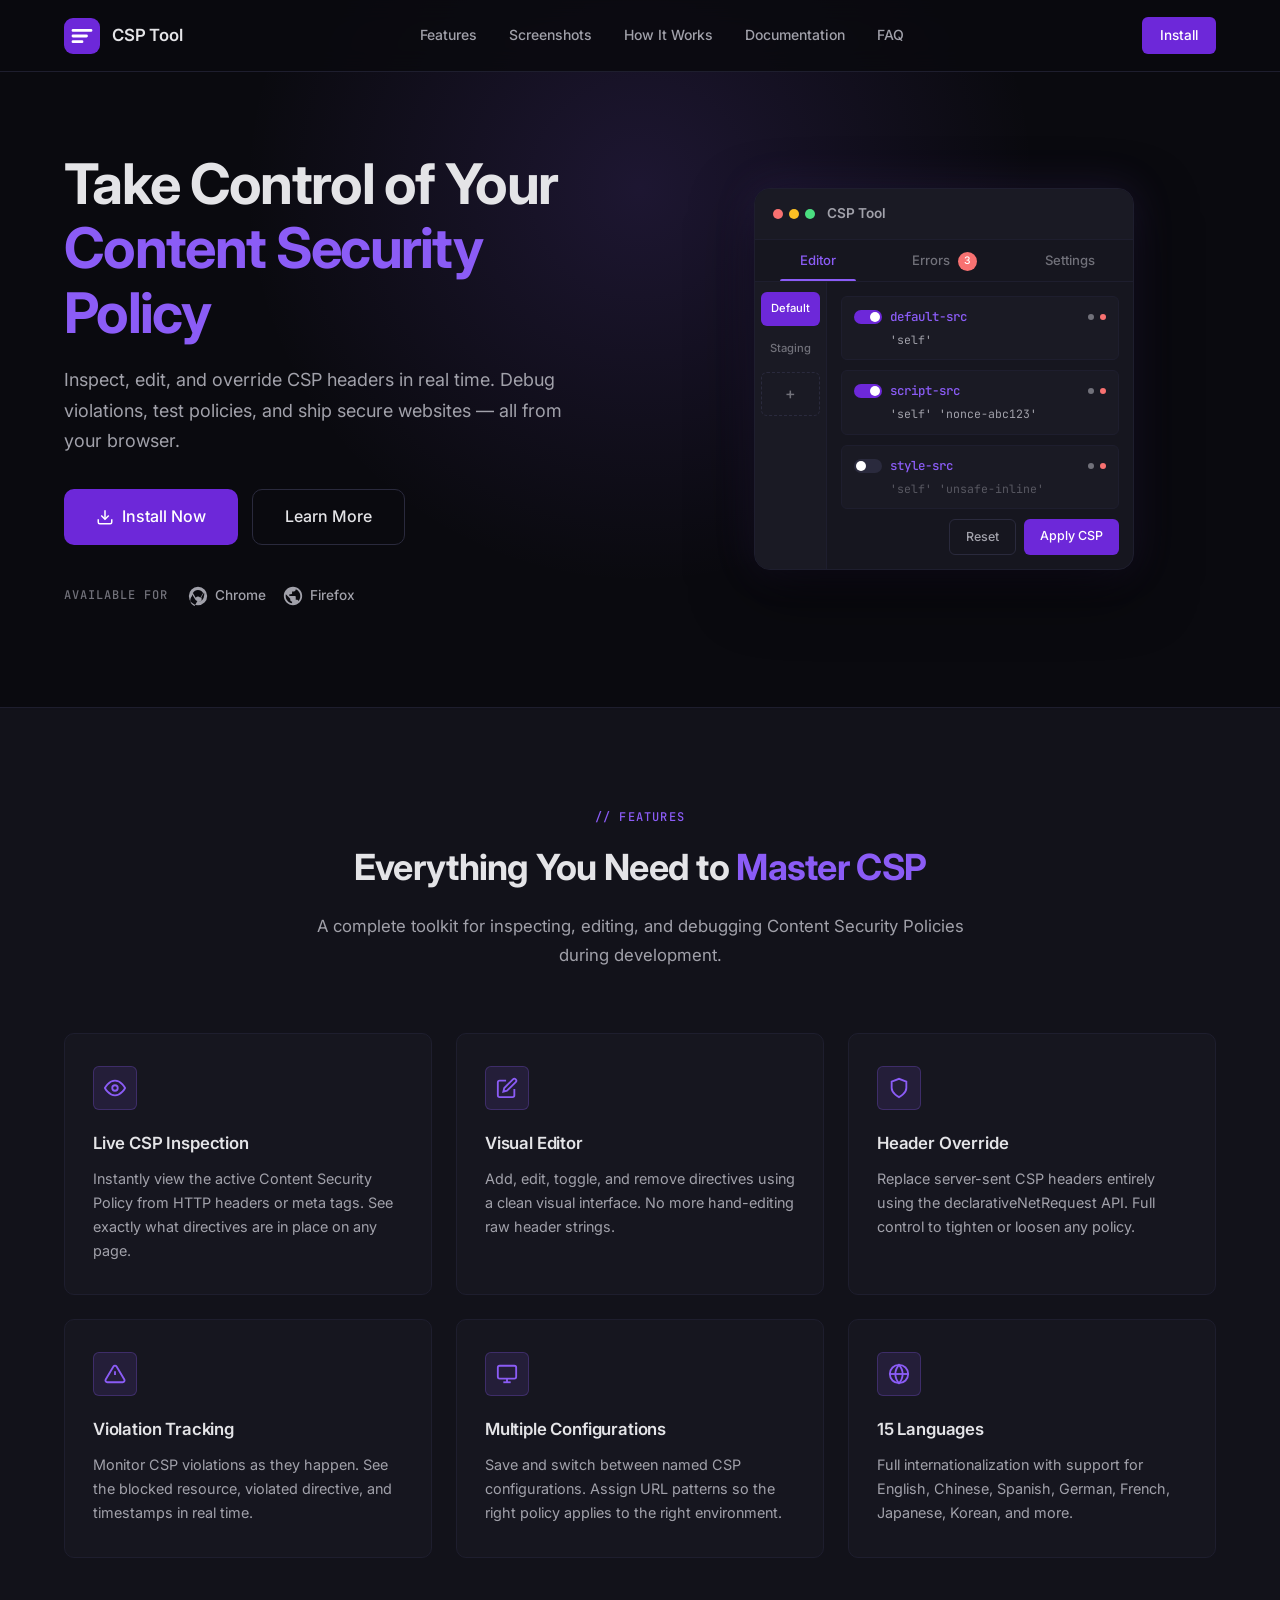
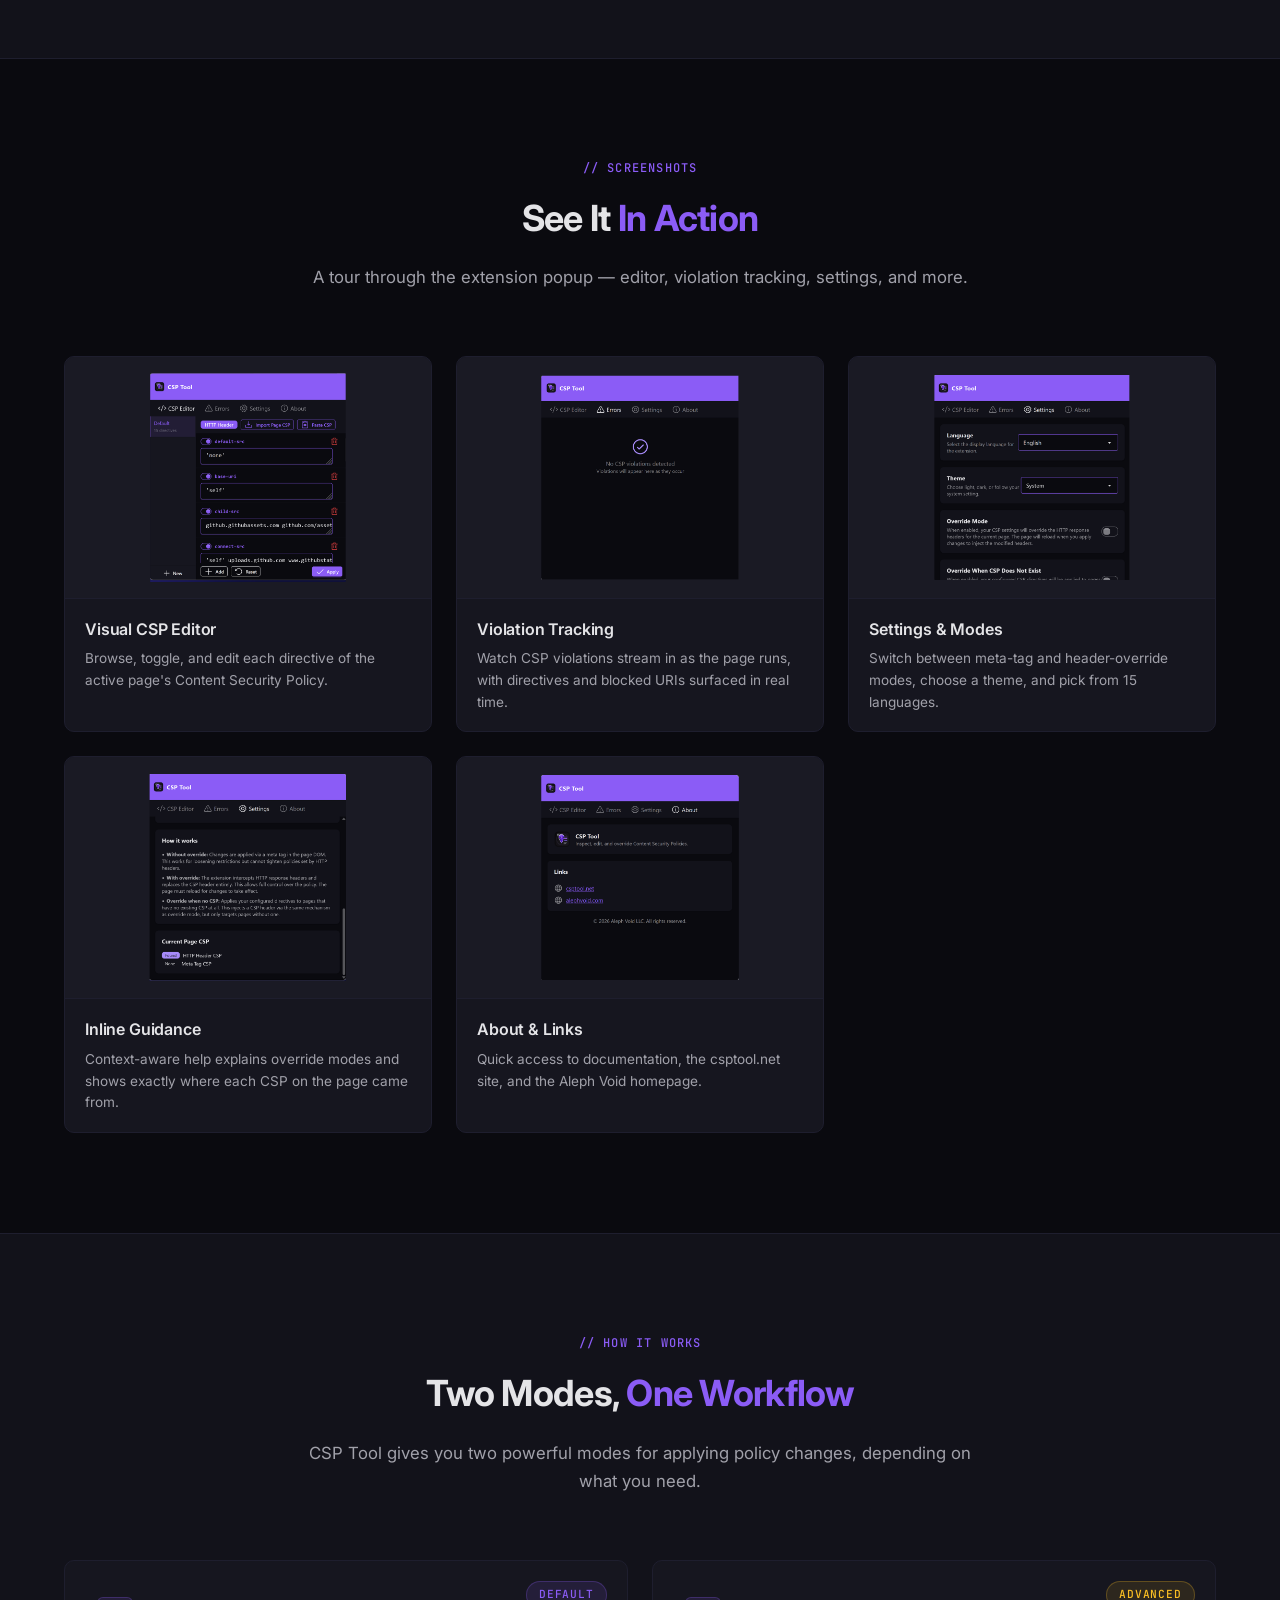
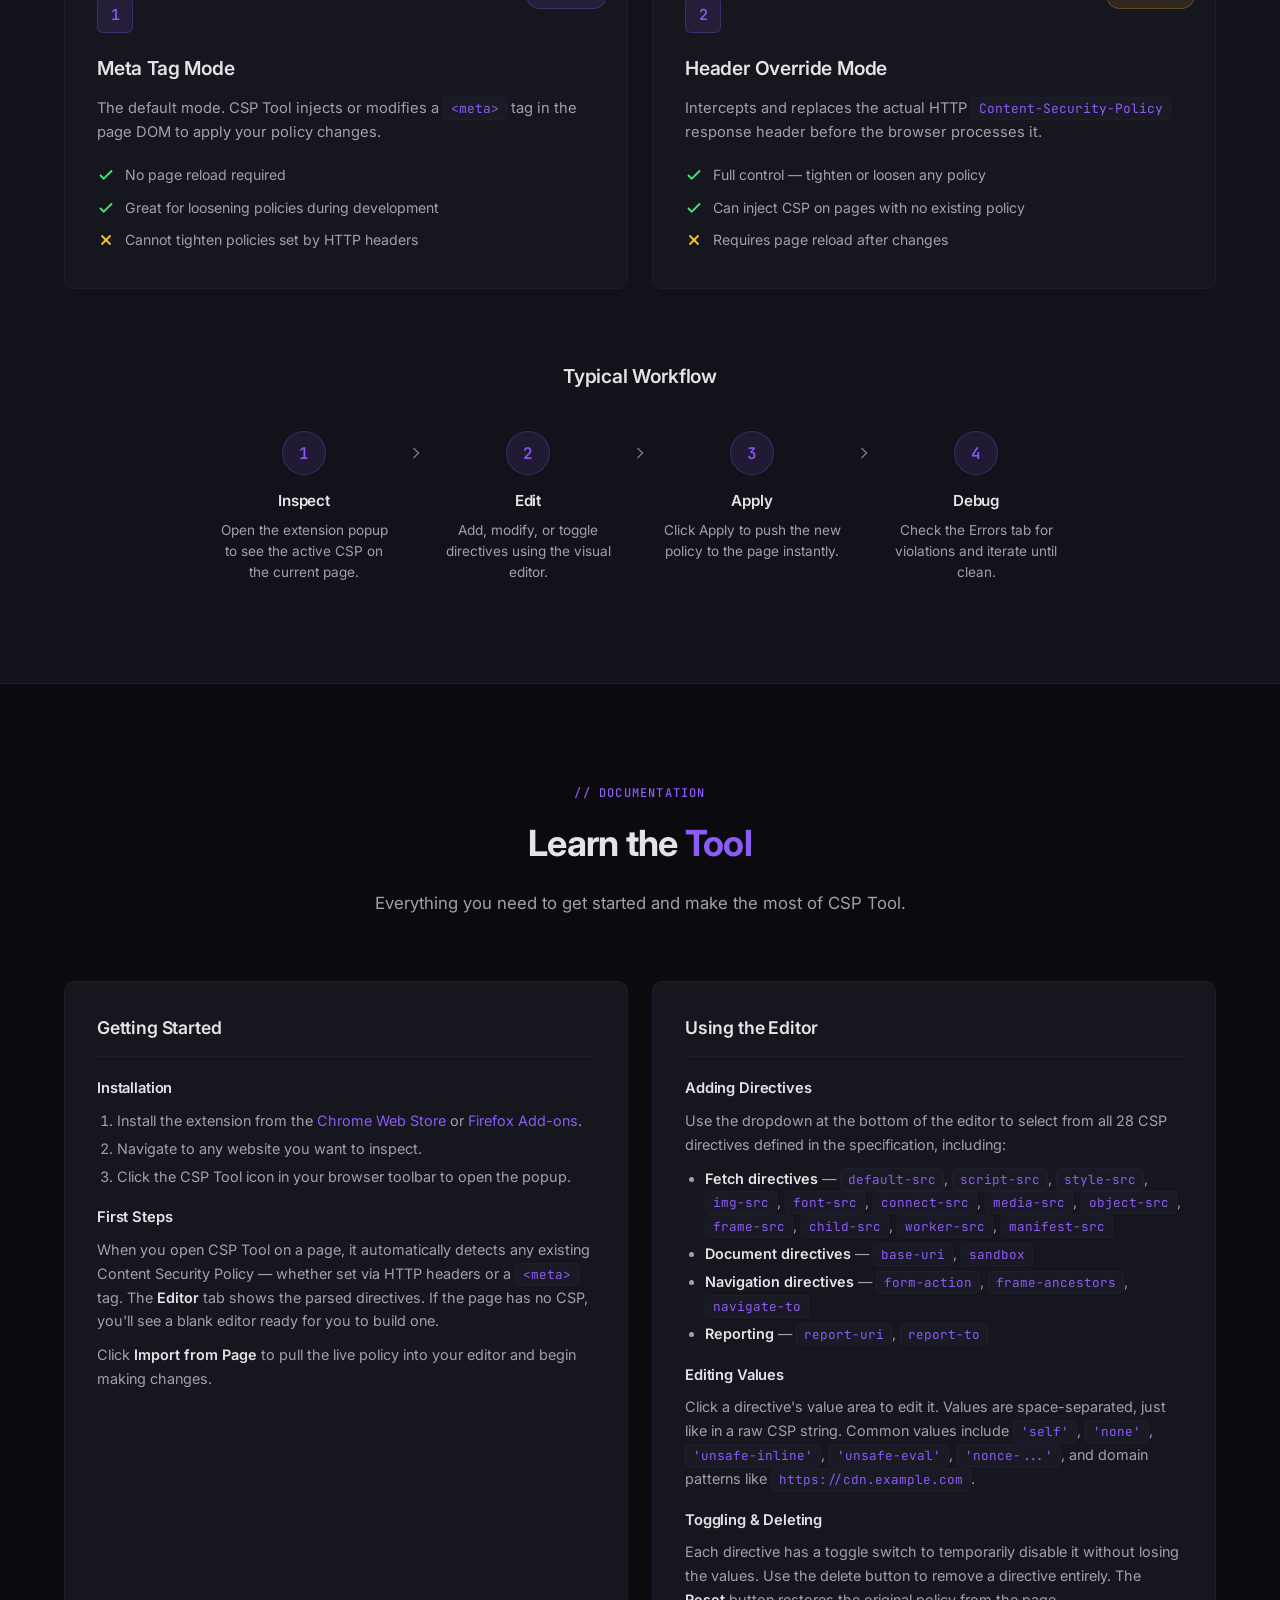
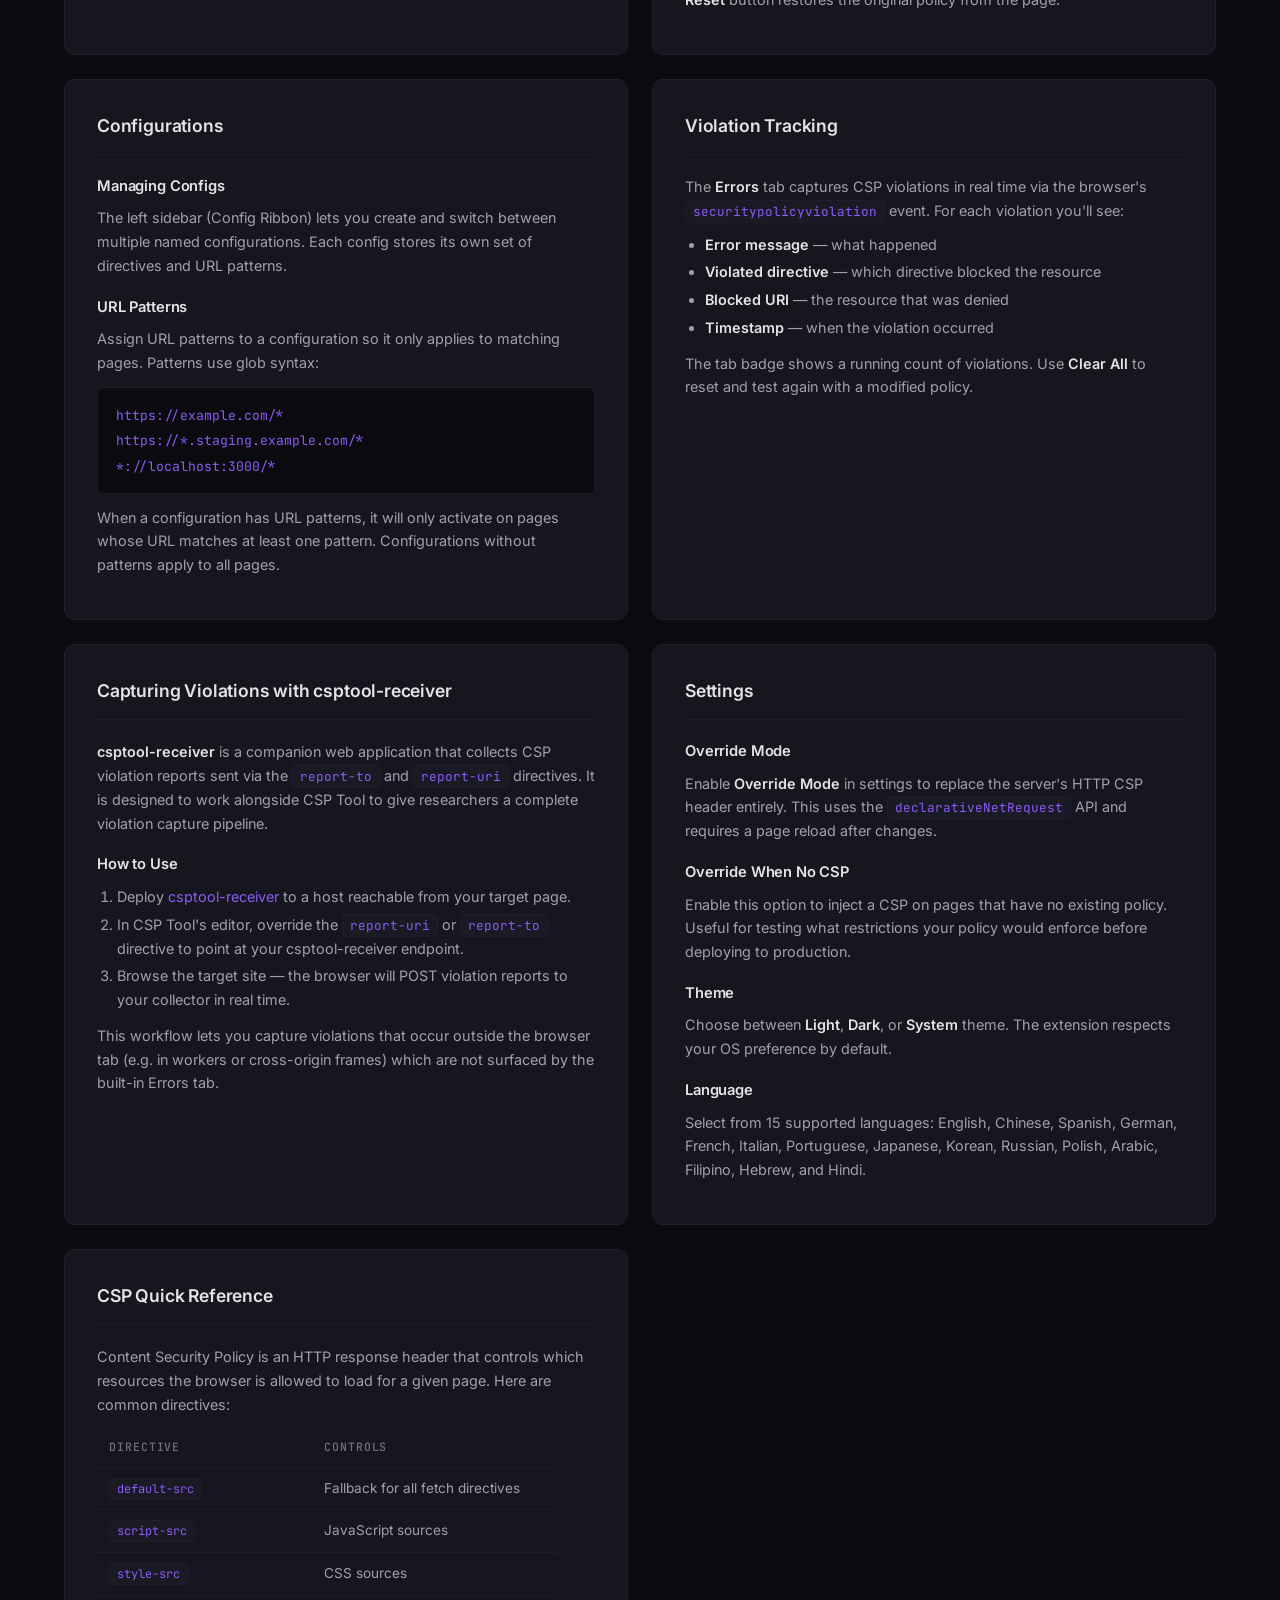
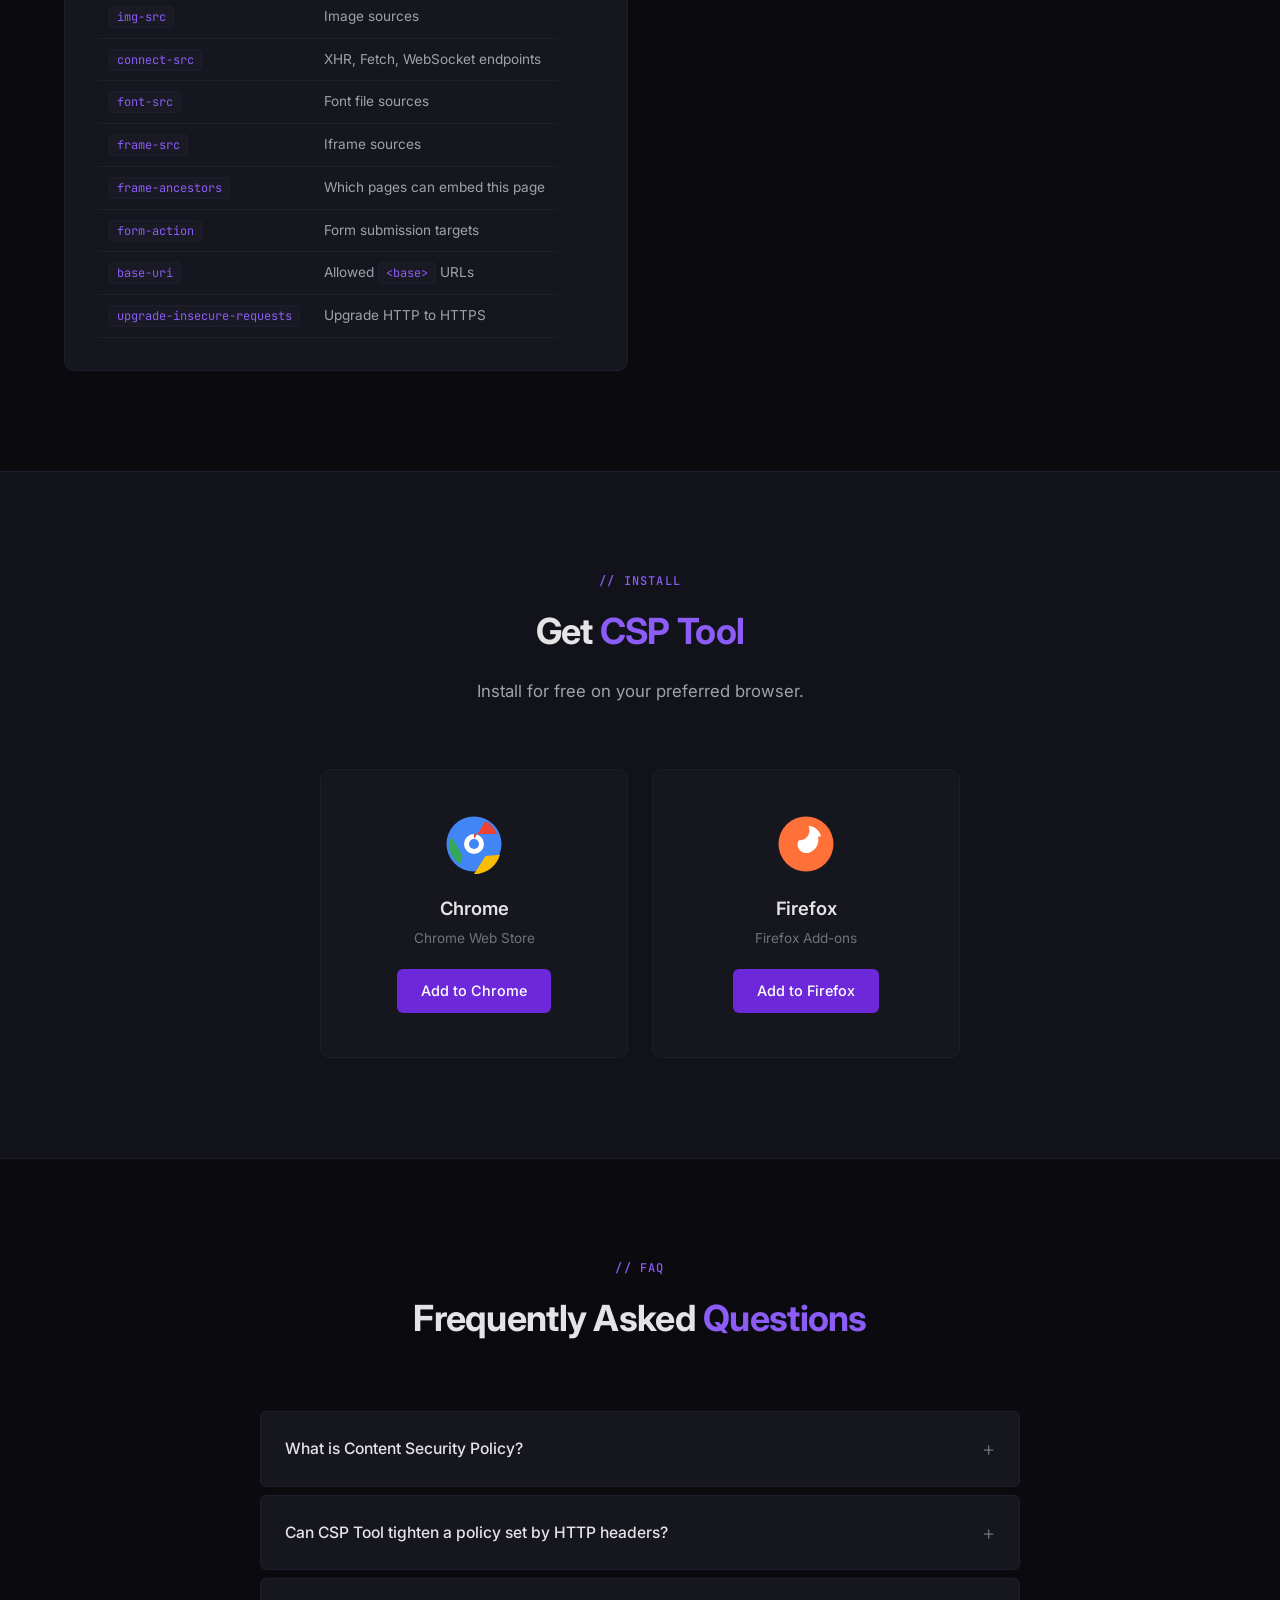
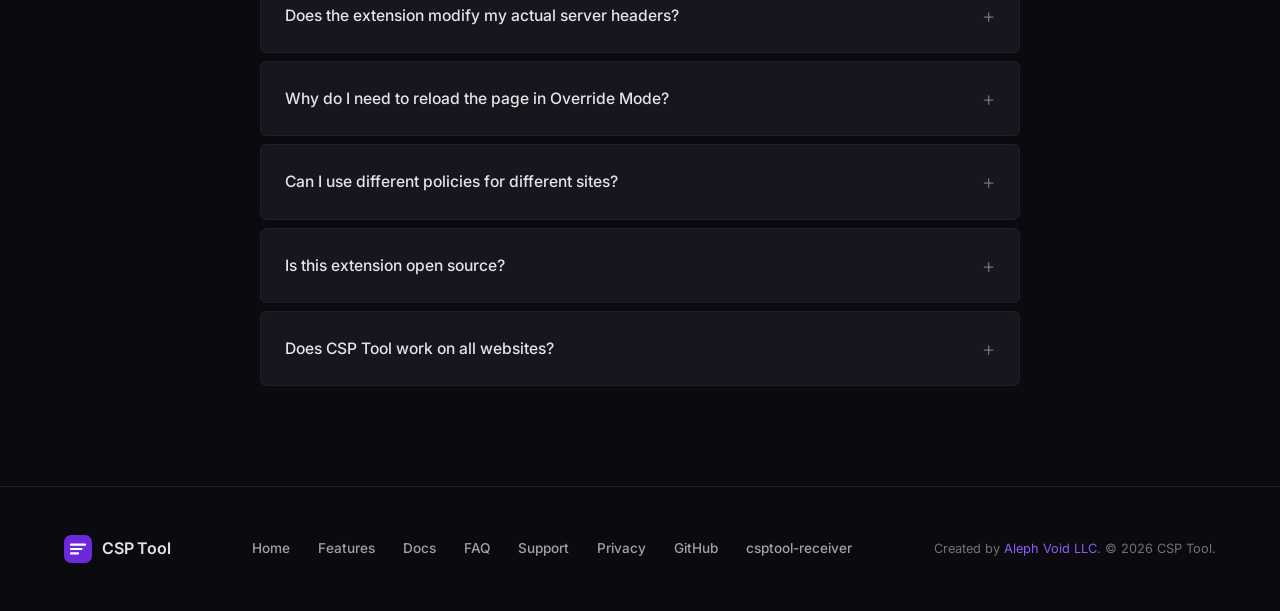
<file: index.html>
<!DOCTYPE html>
<html lang="en">
<head>
  <meta charset="UTF-8" />
  <meta name="viewport" content="width=device-width, initial-scale=1.0" />
  <title>CSP Tool - Browser Extension for Content Security Policy Development</title>
  <meta name="description" content="Inspect, edit, and override Content Security Policies in real time. A developer tool for Chrome and Firefox." />
  <link rel="icon" type="image/svg+xml" href="https://alephvoid.com/assets/logo.svg" />
  <link rel="preconnect" href="https://fonts.googleapis.com" />
  <link rel="preconnect" href="https://fonts.gstatic.com" crossorigin />
  <link href="https://fonts.googleapis.com/css2?family=Inter:wght@300;400;500;600;700&family=JetBrains+Mono:wght@400;500&display=swap" rel="stylesheet" />
  <link rel="stylesheet" href="styles.css" />
</head>
<body>
  <!-- Navigation -->
  <nav id="nav">
    <div class="nav-inner">
      <a href="#" class="nav-brand">
        <svg class="nav-logo" viewBox="0 0 32 32" fill="none" xmlns="http://www.w3.org/2000/svg">
          <rect width="32" height="32" rx="8" fill="var(--color-accent)" />
          <path d="M8 11h16M8 16h12M8 21h8" stroke="#fff" stroke-width="2.5" stroke-linecap="round" />
        </svg>
        <span>CSP Tool</span>
      </a>
      <div class="nav-links">
        <a href="#features">Features</a>
        <a href="#screenshots">Screenshots</a>
        <a href="#how-it-works">How It Works</a>
        <a href="#docs">Documentation</a>
        <a href="#faq">FAQ</a>
      </div>
      <div class="nav-actions">
        <a href="#install" class="btn btn-sm btn-primary">Install</a>
      </div>
      <button class="mobile-menu-btn" id="mobile-menu-btn" aria-label="Menu">
        <span></span><span></span><span></span>
      </button>
    </div>
    <div class="mobile-menu" id="mobile-menu">
      <a href="#features">Features</a>
      <a href="#screenshots">Screenshots</a>
      <a href="#how-it-works">How It Works</a>
      <a href="#docs">Documentation</a>
      <a href="#faq">FAQ</a>
      <a href="#install" class="btn btn-primary">Install</a>
    </div>
  </nav>

  <!-- Hero -->
  <section class="hero">
    <div class="container">
      <div class="hero-content">
        <h1>Take Control of Your<br /><span class="text-gradient">Content Security Policy</span></h1>
        <p class="hero-subtitle">
          Inspect, edit, and override CSP headers in real time. Debug violations, test policies,
          and ship secure websites &mdash; all from your browser.
        </p>
        <div class="hero-actions">
          <a href="#install" class="btn btn-primary btn-lg">
            <svg viewBox="0 0 24 24" fill="none" stroke="currentColor" stroke-width="2" class="btn-icon"><path d="M21 15v4a2 2 0 0 1-2 2H5a2 2 0 0 1-2-2v-4"/><polyline points="7 10 12 15 17 10"/><line x1="12" y1="15" x2="12" y2="3"/></svg>
            Install Now
          </a>
          <a href="#features" class="btn btn-outline btn-lg">Learn More</a>
        </div>
        <div class="hero-browsers">
          <span class="hero-browsers-label">Available for</span>
          <div class="browser-icons">
            <div class="browser-icon" title="Google Chrome">
              <svg viewBox="0 0 24 24" fill="currentColor"><path d="M12 2a10 10 0 1 0 0 20 10 10 0 0 0 0-20zm0 3.5a6.5 6.5 0 0 1 5.6 3.2l-3.06 5.3a3.5 3.5 0 0 0-5.09 0L6.4 8.7A6.5 6.5 0 0 1 12 5.5zM5.5 12c0-.6.08-1.18.23-1.73L8.8 15.6a3.5 3.5 0 0 0 2.54 1.89l-3.06 5.3A6.5 6.5 0 0 1 5.5 12zm9.96 5.1a3.5 3.5 0 0 0 .04-3.6l3.06-5.3A6.48 6.48 0 0 1 18.5 12a6.5 6.5 0 0 1-6.22 6.49l3.18-1.39z"/></svg>
              <span>Chrome</span>
            </div>
            <div class="browser-icon" title="Mozilla Firefox">
              <svg viewBox="0 0 24 24" fill="currentColor"><path d="M12 2C6.48 2 2 6.48 2 12s4.48 10 10 10 10-4.48 10-10S17.52 2 12 2zm-1 17.93c-3.94-.49-7-3.85-7-7.93 0-.62.08-1.22.21-1.79L9 15v1c0 1.1.9 2 2 2v1.93zm6.9-2.54c-.26-.81-1-1.39-1.9-1.39h-1v-3c0-.55-.45-1-1-1H8v-2h2c.55 0 1-.45 1-1V7h2c1.1 0 2-.9 2-2v-.41c2.93 1.19 5 4.06 5 7.41 0 2.08-.8 3.97-2.1 5.39z"/></svg>
              <span>Firefox</span>
            </div>
          </div>
        </div>
      </div>
      <div class="hero-visual">
        <div class="popup-mockup">
          <div class="popup-header">
            <div class="popup-dots"><span></span><span></span><span></span></div>
            <span class="popup-title">CSP Tool</span>
          </div>
          <div class="popup-tabs">
            <span class="popup-tab active">Editor</span>
            <span class="popup-tab">Errors <span class="tab-badge">3</span></span>
            <span class="popup-tab">Settings</span>
          </div>
          <div class="popup-body">
            <div class="popup-config-ribbon">
              <div class="config-item active">Default</div>
              <div class="config-item">Staging</div>
              <div class="config-item add">+</div>
            </div>
            <div class="popup-editor">
              <div class="directive-row">
                <div class="directive-header">
                  <span class="directive-toggle on"></span>
                  <code>default-src</code>
                  <span class="directive-actions"><span class="action-dot"></span><span class="action-dot red"></span></span>
                </div>
                <div class="directive-value">'self'</div>
              </div>
              <div class="directive-row">
                <div class="directive-header">
                  <span class="directive-toggle on"></span>
                  <code>script-src</code>
                  <span class="directive-actions"><span class="action-dot"></span><span class="action-dot red"></span></span>
                </div>
                <div class="directive-value">'self' 'nonce-abc123'</div>
              </div>
              <div class="directive-row">
                <div class="directive-header">
                  <span class="directive-toggle off"></span>
                  <code>style-src</code>
                  <span class="directive-actions"><span class="action-dot"></span><span class="action-dot red"></span></span>
                </div>
                <div class="directive-value dim">'self' 'unsafe-inline'</div>
              </div>
              <div class="popup-actions">
                <span class="popup-btn outline">Reset</span>
                <span class="popup-btn primary">Apply CSP</span>
              </div>
            </div>
          </div>
        </div>
      </div>
    </div>
  </section>

  <!-- Features -->
  <section id="features" class="features">
    <div class="container">
      <div class="section-header">
        <span class="section-label">// Features</span>
        <h2>Everything You Need to <span class="text-gradient">Master CSP</span></h2>
        <p>A complete toolkit for inspecting, editing, and debugging Content Security Policies during development.</p>
      </div>
      <div class="feature-grid">
        <div class="feature-card">
          <div class="feature-icon">
            <svg viewBox="0 0 24 24" fill="none" stroke="currentColor" stroke-width="2"><path d="M1 12s4-8 11-8 11 8 11 8-4 8-11 8-11-8-11-8z"/><circle cx="12" cy="12" r="3"/></svg>
          </div>
          <h3>Live CSP Inspection</h3>
          <p>Instantly view the active Content Security Policy from HTTP headers or meta tags. See exactly what directives are in place on any page.</p>
        </div>
        <div class="feature-card">
          <div class="feature-icon">
            <svg viewBox="0 0 24 24" fill="none" stroke="currentColor" stroke-width="2"><path d="M11 4H4a2 2 0 0 0-2 2v14a2 2 0 0 0 2 2h14a2 2 0 0 0 2-2v-7"/><path d="M18.5 2.5a2.121 2.121 0 0 1 3 3L12 15l-4 1 1-4 9.5-9.5z"/></svg>
          </div>
          <h3>Visual Editor</h3>
          <p>Add, edit, toggle, and remove directives using a clean visual interface. No more hand-editing raw header strings.</p>
        </div>
        <div class="feature-card">
          <div class="feature-icon">
            <svg viewBox="0 0 24 24" fill="none" stroke="currentColor" stroke-width="2"><path d="M12 22s8-4 8-10V5l-8-3-8 3v7c0 6 8 10 8 10z"/></svg>
          </div>
          <h3>Header Override</h3>
          <p>Replace server-sent CSP headers entirely using the declarativeNetRequest API. Full control to tighten or loosen any policy.</p>
        </div>
        <div class="feature-card">
          <div class="feature-icon">
            <svg viewBox="0 0 24 24" fill="none" stroke="currentColor" stroke-width="2"><path d="M10.29 3.86L1.82 18a2 2 0 0 0 1.71 3h16.94a2 2 0 0 0 1.71-3L13.71 3.86a2 2 0 0 0-3.42 0z"/><line x1="12" y1="9" x2="12" y2="13"/><line x1="12" y1="17" x2="12.01" y2="17"/></svg>
          </div>
          <h3>Violation Tracking</h3>
          <p>Monitor CSP violations as they happen. See the blocked resource, violated directive, and timestamps in real time.</p>
        </div>
        <div class="feature-card">
          <div class="feature-icon">
            <svg viewBox="0 0 24 24" fill="none" stroke="currentColor" stroke-width="2"><rect x="2" y="3" width="20" height="14" rx="2" ry="2"/><line x1="8" y1="21" x2="16" y2="21"/><line x1="12" y1="17" x2="12" y2="21"/></svg>
          </div>
          <h3>Multiple Configurations</h3>
          <p>Save and switch between named CSP configurations. Assign URL patterns so the right policy applies to the right environment.</p>
        </div>
        <div class="feature-card">
          <div class="feature-icon">
            <svg viewBox="0 0 24 24" fill="none" stroke="currentColor" stroke-width="2"><circle cx="12" cy="12" r="10"/><line x1="2" y1="12" x2="22" y2="12"/><path d="M12 2a15.3 15.3 0 0 1 4 10 15.3 15.3 0 0 1-4 10 15.3 15.3 0 0 1-4-10 15.3 15.3 0 0 1 4-10z"/></svg>
          </div>
          <h3>15 Languages</h3>
          <p>Full internationalization with support for English, Chinese, Spanish, German, French, Japanese, Korean, and more.</p>
        </div>
      </div>
    </div>
  </section>

  <!-- Screenshots -->
  <section id="screenshots" class="screenshots">
    <div class="container">
      <div class="section-header">
        <span class="section-label">// Screenshots</span>
        <h2>See It <span class="text-gradient">In Action</span></h2>
        <p>A tour through the extension popup &mdash; editor, violation tracking, settings, and more.</p>
      </div>
      <div class="screenshots-grid">
        <div class="screenshot-card">
          <div class="screenshot-image">
            <img src="screenshots/screenshot1.png" alt="CSP Tool editor showing parsed directives for the active page" loading="lazy" />
          </div>
          <div class="screenshot-caption">
            <h3>Visual CSP Editor</h3>
            <p>Browse, toggle, and edit each directive of the active page's Content Security Policy.</p>
          </div>
        </div>
        <div class="screenshot-card">
          <div class="screenshot-image">
            <img src="screenshots/screenshot2.png" alt="Errors tab showing no CSP violations detected" loading="lazy" />
          </div>
          <div class="screenshot-caption">
            <h3>Violation Tracking</h3>
            <p>Watch CSP violations stream in as the page runs, with directives and blocked URIs surfaced in real time.</p>
          </div>
        </div>
        <div class="screenshot-card">
          <div class="screenshot-image">
            <img src="screenshots/screenshot3.png" alt="Settings panel with language, theme, and override mode controls" loading="lazy" />
          </div>
          <div class="screenshot-caption">
            <h3>Settings &amp; Modes</h3>
            <p>Switch between meta-tag and header-override modes, choose a theme, and pick from 15 languages.</p>
          </div>
        </div>
        <div class="screenshot-card">
          <div class="screenshot-image">
            <img src="screenshots/screenshot4.png" alt="Settings explanation of how override modes work" loading="lazy" />
          </div>
          <div class="screenshot-caption">
            <h3>Inline Guidance</h3>
            <p>Context-aware help explains override modes and shows exactly where each CSP on the page came from.</p>
          </div>
        </div>
        <div class="screenshot-card">
          <div class="screenshot-image">
            <img src="screenshots/screenshot5.png" alt="About tab with CSP Tool summary and useful links" loading="lazy" />
          </div>
          <div class="screenshot-caption">
            <h3>About &amp; Links</h3>
            <p>Quick access to documentation, the csptool.net site, and the Aleph Void homepage.</p>
          </div>
        </div>
      </div>
    </div>
  </section>

  <!-- How it works -->
  <section id="how-it-works" class="how-it-works">
    <div class="container">
      <div class="section-header">
        <span class="section-label">// How It Works</span>
        <h2>Two Modes, <span class="text-gradient">One Workflow</span></h2>
        <p>CSP Tool gives you two powerful modes for applying policy changes, depending on what you need.</p>
      </div>
      <div class="modes-grid">
        <div class="mode-card">
          <div class="mode-number">1</div>
          <h3>Meta Tag Mode</h3>
          <p class="mode-desc">The default mode. CSP Tool injects or modifies a <code>&lt;meta&gt;</code> tag in the page DOM to apply your policy changes.</p>
          <ul class="mode-details">
            <li>
              <svg viewBox="0 0 24 24" fill="none" stroke="var(--color-success)" stroke-width="2.5"><polyline points="20 6 9 17 4 12"/></svg>
              No page reload required
            </li>
            <li>
              <svg viewBox="0 0 24 24" fill="none" stroke="var(--color-success)" stroke-width="2.5"><polyline points="20 6 9 17 4 12"/></svg>
              Great for loosening policies during development
            </li>
            <li>
              <svg viewBox="0 0 24 24" fill="none" stroke="var(--color-warn)" stroke-width="2.5"><line x1="18" y1="6" x2="6" y2="18"/><line x1="6" y1="6" x2="18" y2="18"/></svg>
              Cannot tighten policies set by HTTP headers
            </li>
          </ul>
          <div class="mode-tag">Default</div>
        </div>
        <div class="mode-card">
          <div class="mode-number">2</div>
          <h3>Header Override Mode</h3>
          <p class="mode-desc">Intercepts and replaces the actual HTTP <code>Content-Security-Policy</code> response header before the browser processes it.</p>
          <ul class="mode-details">
            <li>
              <svg viewBox="0 0 24 24" fill="none" stroke="var(--color-success)" stroke-width="2.5"><polyline points="20 6 9 17 4 12"/></svg>
              Full control &mdash; tighten or loosen any policy
            </li>
            <li>
              <svg viewBox="0 0 24 24" fill="none" stroke="var(--color-success)" stroke-width="2.5"><polyline points="20 6 9 17 4 12"/></svg>
              Can inject CSP on pages with no existing policy
            </li>
            <li>
              <svg viewBox="0 0 24 24" fill="none" stroke="var(--color-warn)" stroke-width="2.5"><line x1="18" y1="6" x2="6" y2="18"/><line x1="6" y1="6" x2="18" y2="18"/></svg>
              Requires page reload after changes
            </li>
          </ul>
          <div class="mode-tag advanced">Advanced</div>
        </div>
      </div>
      <div class="workflow-steps">
        <h3 class="workflow-title">Typical Workflow</h3>
        <div class="steps">
          <div class="step">
            <div class="step-num">1</div>
            <div class="step-content">
              <h4>Inspect</h4>
              <p>Open the extension popup to see the active CSP on the current page.</p>
            </div>
          </div>
          <div class="step-arrow">
            <svg viewBox="0 0 24 24" fill="none" stroke="currentColor" stroke-width="2"><polyline points="9 18 15 12 9 6"/></svg>
          </div>
          <div class="step">
            <div class="step-num">2</div>
            <div class="step-content">
              <h4>Edit</h4>
              <p>Add, modify, or toggle directives using the visual editor.</p>
            </div>
          </div>
          <div class="step-arrow">
            <svg viewBox="0 0 24 24" fill="none" stroke="currentColor" stroke-width="2"><polyline points="9 18 15 12 9 6"/></svg>
          </div>
          <div class="step">
            <div class="step-num">3</div>
            <div class="step-content">
              <h4>Apply</h4>
              <p>Click Apply to push the new policy to the page instantly.</p>
            </div>
          </div>
          <div class="step-arrow">
            <svg viewBox="0 0 24 24" fill="none" stroke="currentColor" stroke-width="2"><polyline points="9 18 15 12 9 6"/></svg>
          </div>
          <div class="step">
            <div class="step-num">4</div>
            <div class="step-content">
              <h4>Debug</h4>
              <p>Check the Errors tab for violations and iterate until clean.</p>
            </div>
          </div>
        </div>
      </div>
    </div>
  </section>

  <!-- Documentation -->
  <section id="docs" class="docs">
    <div class="container">
      <div class="section-header">
        <span class="section-label">// Documentation</span>
        <h2>Learn the <span class="text-gradient">Tool</span></h2>
        <p>Everything you need to get started and make the most of CSP Tool.</p>
      </div>
      <div class="docs-grid">
        <!-- Getting Started -->
        <div class="doc-card" id="doc-getting-started">
          <h3>Getting Started</h3>
          <div class="doc-content">
            <h4>Installation</h4>
            <ol>
              <li>Install the extension from the <a href="https://chromewebstore.google.com/detail/csptool/dcbjnefealdfahfgbmdmpeeojcdfkjdl" target="_blank" rel="noopener">Chrome Web Store</a> or <a href="https://addons.mozilla.org/en-US/firefox/addon/csptool/" target="_blank" rel="noopener">Firefox Add-ons</a>.</li>
              <li>Navigate to any website you want to inspect.</li>
              <li>Click the CSP Tool icon in your browser toolbar to open the popup.</li>
            </ol>
            <h4>First Steps</h4>
            <p>When you open CSP Tool on a page, it automatically detects any existing Content Security Policy &mdash; whether set via HTTP headers or a <code>&lt;meta&gt;</code> tag. The <strong>Editor</strong> tab shows the parsed directives. If the page has no CSP, you'll see a blank editor ready for you to build one.</p>
            <p>Click <strong>Import from Page</strong> to pull the live policy into your editor and begin making changes.</p>
          </div>
        </div>

        <!-- Editor -->
        <div class="doc-card" id="doc-editor">
          <h3>Using the Editor</h3>
          <div class="doc-content">
            <h4>Adding Directives</h4>
            <p>Use the dropdown at the bottom of the editor to select from all 28 CSP directives defined in the specification, including:</p>
            <ul>
              <li><strong>Fetch directives</strong> &mdash; <code>default-src</code>, <code>script-src</code>, <code>style-src</code>, <code>img-src</code>, <code>font-src</code>, <code>connect-src</code>, <code>media-src</code>, <code>object-src</code>, <code>frame-src</code>, <code>child-src</code>, <code>worker-src</code>, <code>manifest-src</code></li>
              <li><strong>Document directives</strong> &mdash; <code>base-uri</code>, <code>sandbox</code></li>
              <li><strong>Navigation directives</strong> &mdash; <code>form-action</code>, <code>frame-ancestors</code>, <code>navigate-to</code></li>
              <li><strong>Reporting</strong> &mdash; <code>report-uri</code>, <code>report-to</code></li>
            </ul>
            <h4>Editing Values</h4>
            <p>Click a directive's value area to edit it. Values are space-separated, just like in a raw CSP string. Common values include <code>'self'</code>, <code>'none'</code>, <code>'unsafe-inline'</code>, <code>'unsafe-eval'</code>, <code>'nonce-...'</code>, and domain patterns like <code>https://cdn.example.com</code>.</p>
            <h4>Toggling &amp; Deleting</h4>
            <p>Each directive has a toggle switch to temporarily disable it without losing the values. Use the delete button to remove a directive entirely. The <strong>Reset</strong> button restores the original policy from the page.</p>
          </div>
        </div>

        <!-- Configurations -->
        <div class="doc-card" id="doc-configs">
          <h3>Configurations</h3>
          <div class="doc-content">
            <h4>Managing Configs</h4>
            <p>The left sidebar (Config Ribbon) lets you create and switch between multiple named configurations. Each config stores its own set of directives and URL patterns.</p>
            <h4>URL Patterns</h4>
            <p>Assign URL patterns to a configuration so it only applies to matching pages. Patterns use glob syntax:</p>
            <div class="code-block">
              <code>https://example.com/*</code><br />
              <code>https://*.staging.example.com/*</code><br />
              <code>*://localhost:3000/*</code>
            </div>
            <p>When a configuration has URL patterns, it will only activate on pages whose URL matches at least one pattern. Configurations without patterns apply to all pages.</p>
          </div>
        </div>

        <!-- Violations -->
        <div class="doc-card" id="doc-violations">
          <h3>Violation Tracking</h3>
          <div class="doc-content">
            <p>The <strong>Errors</strong> tab captures CSP violations in real time via the browser's <code>securitypolicyviolation</code> event. For each violation you'll see:</p>
            <ul>
              <li><strong>Error message</strong> &mdash; what happened</li>
              <li><strong>Violated directive</strong> &mdash; which directive blocked the resource</li>
              <li><strong>Blocked URI</strong> &mdash; the resource that was denied</li>
              <li><strong>Timestamp</strong> &mdash; when the violation occurred</li>
            </ul>
            <p>The tab badge shows a running count of violations. Use <strong>Clear All</strong> to reset and test again with a modified policy.</p>
          </div>
        </div>

        <!-- CSP Receiver -->
        <div class="doc-card" id="doc-receiver">
          <h3>Capturing Violations with csptool-receiver</h3>
          <div class="doc-content">
            <p><a href="https://github.com/aleph-void/csptool-receiver" target="_blank" rel="noopener"><strong>csptool-receiver</strong></a> is a companion web application that collects CSP violation reports sent via the <code>report-to</code> and <code>report-uri</code> directives. It is designed to work alongside CSP Tool to give researchers a complete violation capture pipeline.</p>
            <h4>How to Use</h4>
            <ol>
              <li>Deploy <a href="https://github.com/aleph-void/csptool-receiver" target="_blank" rel="noopener">csptool-receiver</a> to a host reachable from your target page.</li>
              <li>In CSP Tool's editor, override the <code>report-uri</code> or <code>report-to</code> directive to point at your csptool-receiver endpoint.</li>
              <li>Browse the target site &mdash; the browser will POST violation reports to your collector in real time.</li>
            </ol>
            <p>This workflow lets you capture violations that occur outside the browser tab (e.g. in workers or cross-origin frames) which are not surfaced by the built-in Errors tab.</p>
          </div>
        </div>

        <!-- Settings -->
        <div class="doc-card" id="doc-settings">
          <h3>Settings</h3>
          <div class="doc-content">
            <h4>Override Mode</h4>
            <p>Enable <strong>Override Mode</strong> in settings to replace the server's HTTP CSP header entirely. This uses the <code>declarativeNetRequest</code> API and requires a page reload after changes.</p>
            <h4>Override When No CSP</h4>
            <p>Enable this option to inject a CSP on pages that have no existing policy. Useful for testing what restrictions your policy would enforce before deploying to production.</p>
            <h4>Theme</h4>
            <p>Choose between <strong>Light</strong>, <strong>Dark</strong>, or <strong>System</strong> theme. The extension respects your OS preference by default.</p>
            <h4>Language</h4>
            <p>Select from 15 supported languages: English, Chinese, Spanish, German, French, Italian, Portuguese, Japanese, Korean, Russian, Polish, Arabic, Filipino, Hebrew, and Hindi.</p>
          </div>
        </div>

        <!-- CSP Reference -->
        <div class="doc-card" id="doc-csp-reference">
          <h3>CSP Quick Reference</h3>
          <div class="doc-content">
            <p>Content Security Policy is an HTTP response header that controls which resources the browser is allowed to load for a given page. Here are common directives:</p>
            <table class="ref-table">
              <thead>
                <tr><th>Directive</th><th>Controls</th></tr>
              </thead>
              <tbody>
                <tr><td><code>default-src</code></td><td>Fallback for all fetch directives</td></tr>
                <tr><td><code>script-src</code></td><td>JavaScript sources</td></tr>
                <tr><td><code>style-src</code></td><td>CSS sources</td></tr>
                <tr><td><code>img-src</code></td><td>Image sources</td></tr>
                <tr><td><code>connect-src</code></td><td>XHR, Fetch, WebSocket endpoints</td></tr>
                <tr><td><code>font-src</code></td><td>Font file sources</td></tr>
                <tr><td><code>frame-src</code></td><td>Iframe sources</td></tr>
                <tr><td><code>frame-ancestors</code></td><td>Which pages can embed this page</td></tr>
                <tr><td><code>form-action</code></td><td>Form submission targets</td></tr>
                <tr><td><code>base-uri</code></td><td>Allowed <code>&lt;base&gt;</code> URLs</td></tr>
                <tr><td><code>upgrade-insecure-requests</code></td><td>Upgrade HTTP to HTTPS</td></tr>
              </tbody>
            </table>
          </div>
        </div>
      </div>
    </div>
  </section>

  <!-- Install -->
  <section id="install" class="install">
    <div class="container">
      <div class="section-header">
        <span class="section-label">// Install</span>
        <h2>Get <span class="text-gradient">CSP Tool</span></h2>
        <p>Install for free on your preferred browser.</p>
      </div>
      <div class="install-grid">
        <a href="https://chromewebstore.google.com/detail/csptool/dcbjnefealdfahfgbmdmpeeojcdfkjdl" target="_blank" rel="noopener" class="install-card">
          <svg class="install-browser-icon" viewBox="0 0 48 48" fill="none" xmlns="http://www.w3.org/2000/svg">
            <circle cx="24" cy="24" r="22" fill="#4285F4"/>
            <circle cx="24" cy="24" r="8" fill="#fff"/>
            <circle cx="24" cy="24" r="4" fill="#4285F4"/>
            <path d="M24 16h18.4c-1.7-4.5-5-8.2-9.2-10.5L24 20" fill="#EA4335"/>
            <path d="M14.8 33.5L6 18c-1.5 3-2 6.3-1.5 9.6.8 5.2 4 9.5 8.3 12.4" fill="#34A853"/>
            <path d="M33.2 33.5L24 48c5.5 0 10.6-2 14.5-5.5 3-2.7 5.2-6.2 6.2-10" fill="#FBBC05"/>
          </svg>
          <h3>Chrome</h3>
          <p>Chrome Web Store</p>
          <span class="install-btn">Add to Chrome</span>
        </a>
        <a href="https://addons.mozilla.org/en-US/firefox/addon/csptool/" target="_blank" rel="noopener" class="install-card">
          <svg class="install-browser-icon" viewBox="0 0 48 48" fill="none" xmlns="http://www.w3.org/2000/svg">
            <circle cx="24" cy="24" r="22" fill="#FF7139"/>
            <path d="M36 18c-.5-3-2.5-5.5-5-7-1.5-1-3.2-1.5-5-1.5.5 1 .8 2.2.8 3.5 0 4-3 7.5-7 8-.5 0-1 0-1.5-.1-2 3-1 7 2 9 2 1.3 4.3 1.6 6.5.8 3-1 5.5-3.5 6.5-6.5.7-2 .8-4.2.2-6.2h2.5z" fill="#fff"/>
          </svg>
          <h3>Firefox</h3>
          <p>Firefox Add-ons</p>
          <span class="install-btn">Add to Firefox</span>
        </a>
      </div>
    </div>
  </section>

  <!-- FAQ -->
  <section id="faq" class="faq">
    <div class="container">
      <div class="section-header">
        <span class="section-label">// FAQ</span>
        <h2>Frequently Asked <span class="text-gradient">Questions</span></h2>
      </div>
      <div class="faq-list">
        <details class="faq-item">
          <summary>What is Content Security Policy?</summary>
          <p>Content Security Policy (CSP) is a security standard implemented as an HTTP response header. It tells the browser which sources of content (scripts, styles, images, etc.) are allowed to load on a page. CSP helps prevent cross-site scripting (XSS), data injection attacks, and other code injection vulnerabilities.</p>
        </details>
        <details class="faq-item">
          <summary>Can CSP Tool tighten a policy set by HTTP headers?</summary>
          <p>In the default meta tag mode, no &mdash; browsers enforce the most restrictive policy between the HTTP header and meta tag. To tighten an existing HTTP header policy, enable <strong>Override Mode</strong> in settings, which replaces the header entirely before the browser processes it.</p>
        </details>
        <details class="faq-item">
          <summary>Does the extension modify my actual server headers?</summary>
          <p>No. CSP Tool only modifies what the browser sees locally. Your server's actual response headers are never changed. All modifications happen client-side in your browser session and are not visible to other users or environments.</p>
        </details>
        <details class="faq-item">
          <summary>Why do I need to reload the page in Override Mode?</summary>
          <p>Override Mode uses the <code>declarativeNetRequest</code> API to intercept HTTP response headers. These rules take effect on new requests, so the page must be reloaded for the modified headers to be applied.</p>
        </details>
        <details class="faq-item">
          <summary>Can I use different policies for different sites?</summary>
          <p>Yes. Create multiple configurations in the Config Ribbon and assign URL patterns to each one. CSP Tool will automatically activate the right configuration based on the current page's URL.</p>
        </details>
        <details class="faq-item">
          <summary>Is this extension open source?</summary>
          <p>Yes. CSP Tool is open source and built with Vue 3, TypeScript, and Tailwind CSS. Contributions and bug reports are welcome on GitHub.</p>
        </details>
        <details class="faq-item">
          <summary>Does CSP Tool work on all websites?</summary>
          <p>CSP Tool works on most websites. However, browser extensions cannot run on certain restricted pages like the browser's internal pages (e.g., <code>chrome://</code> or <code>about:</code> URLs) or extension store pages.</p>
        </details>
      </div>
    </div>
  </section>

  <!-- Footer -->
  <footer class="footer">
    <div class="container">
      <div class="footer-inner">
        <div class="footer-brand">
          <svg class="footer-logo" viewBox="0 0 32 32" fill="none" xmlns="http://www.w3.org/2000/svg">
            <rect width="32" height="32" rx="8" fill="var(--color-accent)" />
            <path d="M8 11h16M8 16h12M8 21h8" stroke="#fff" stroke-width="2.5" stroke-linecap="round" />
          </svg>
          <span>CSP Tool</span>
        </div>
        <div class="footer-links">
          <a href="index.html">Home</a>
          <a href="#features">Features</a>
          <a href="#docs">Docs</a>
          <a href="#faq">FAQ</a>
          <a href="support.html">Support</a>
          <a href="privacy.html">Privacy</a>
          <a href="https://github.com/alephvoid/csptool-web" target="_blank" rel="noopener">GitHub</a>
          <a href="https://github.com/aleph-void/csptool-receiver" target="_blank" rel="noopener">csptool-receiver</a>
        </div>
        <p class="footer-copy">Created by <a href="https://alephvoid.com" target="_blank" rel="noopener">Aleph Void LLC</a>. &copy; 2026 CSP Tool.</p>
      </div>
    </div>
  </footer>

  <script src="main.js"></script>
</body>
</html>
</file>
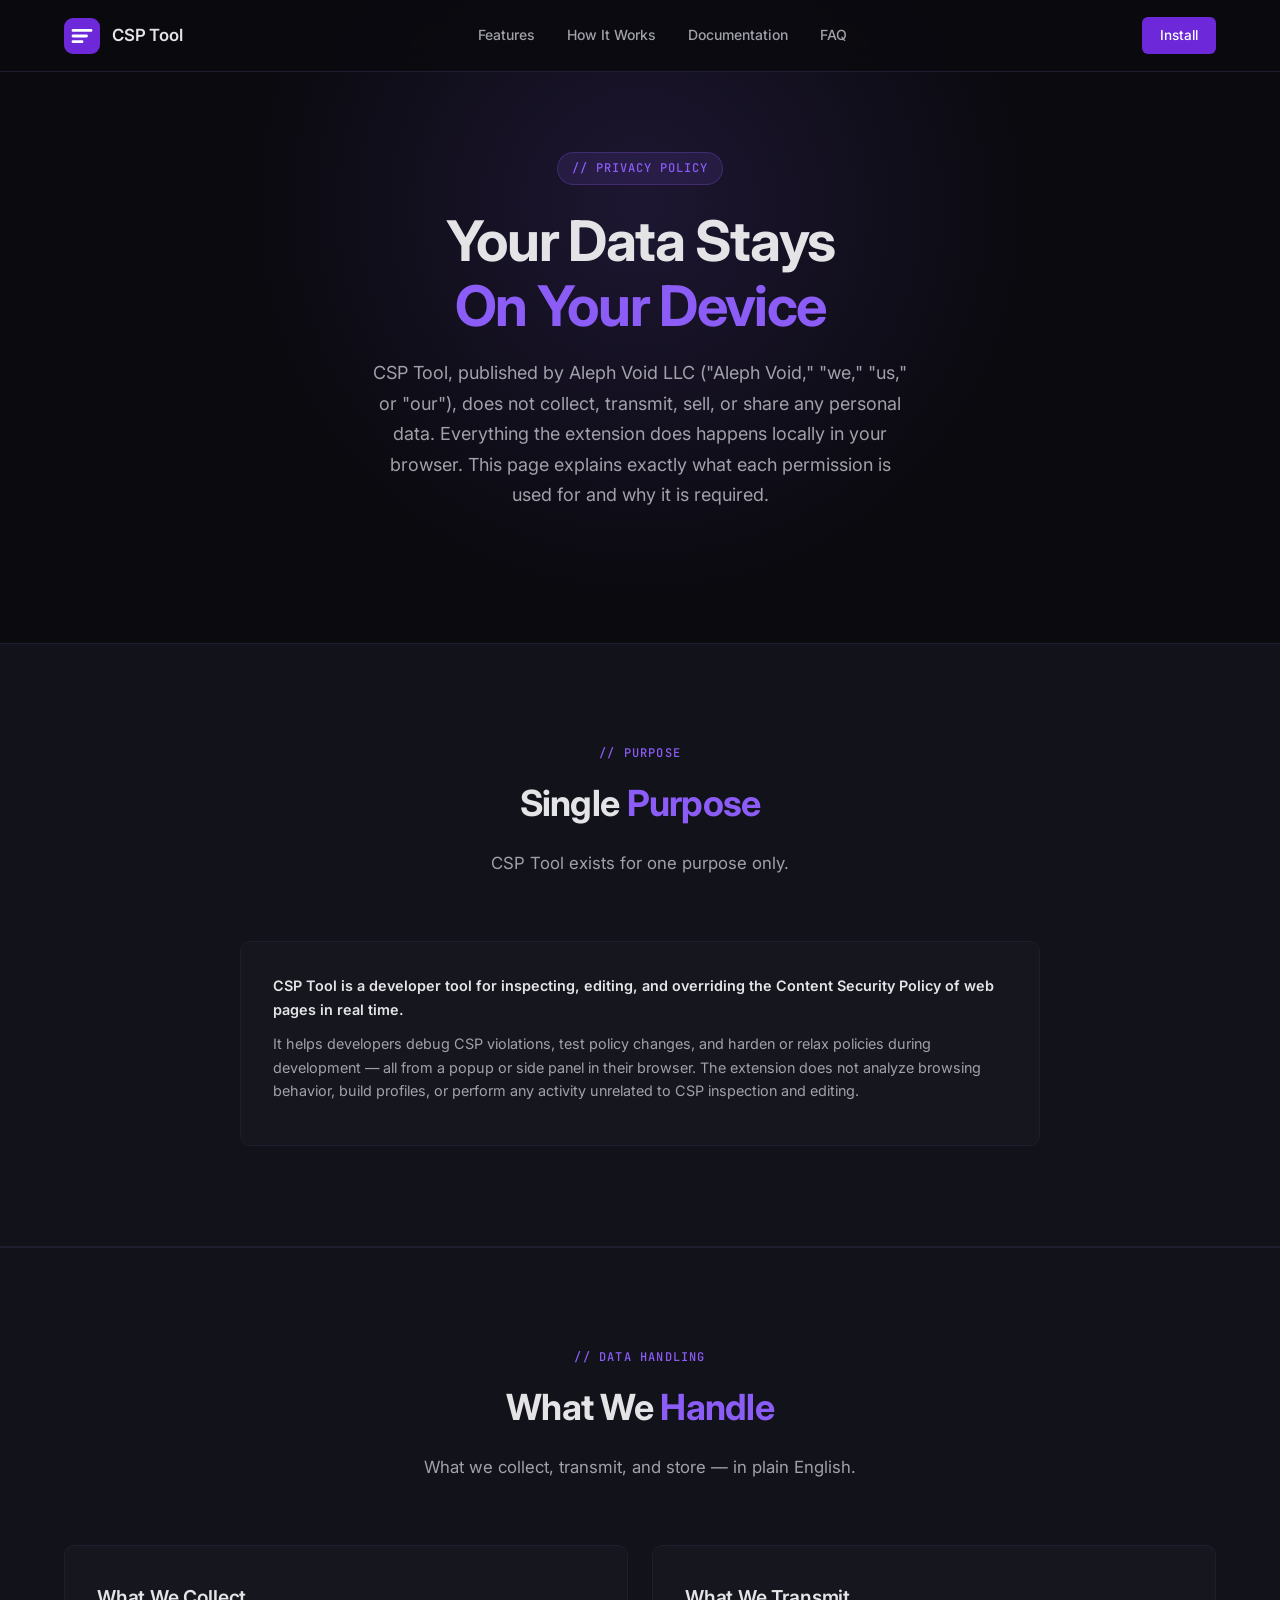
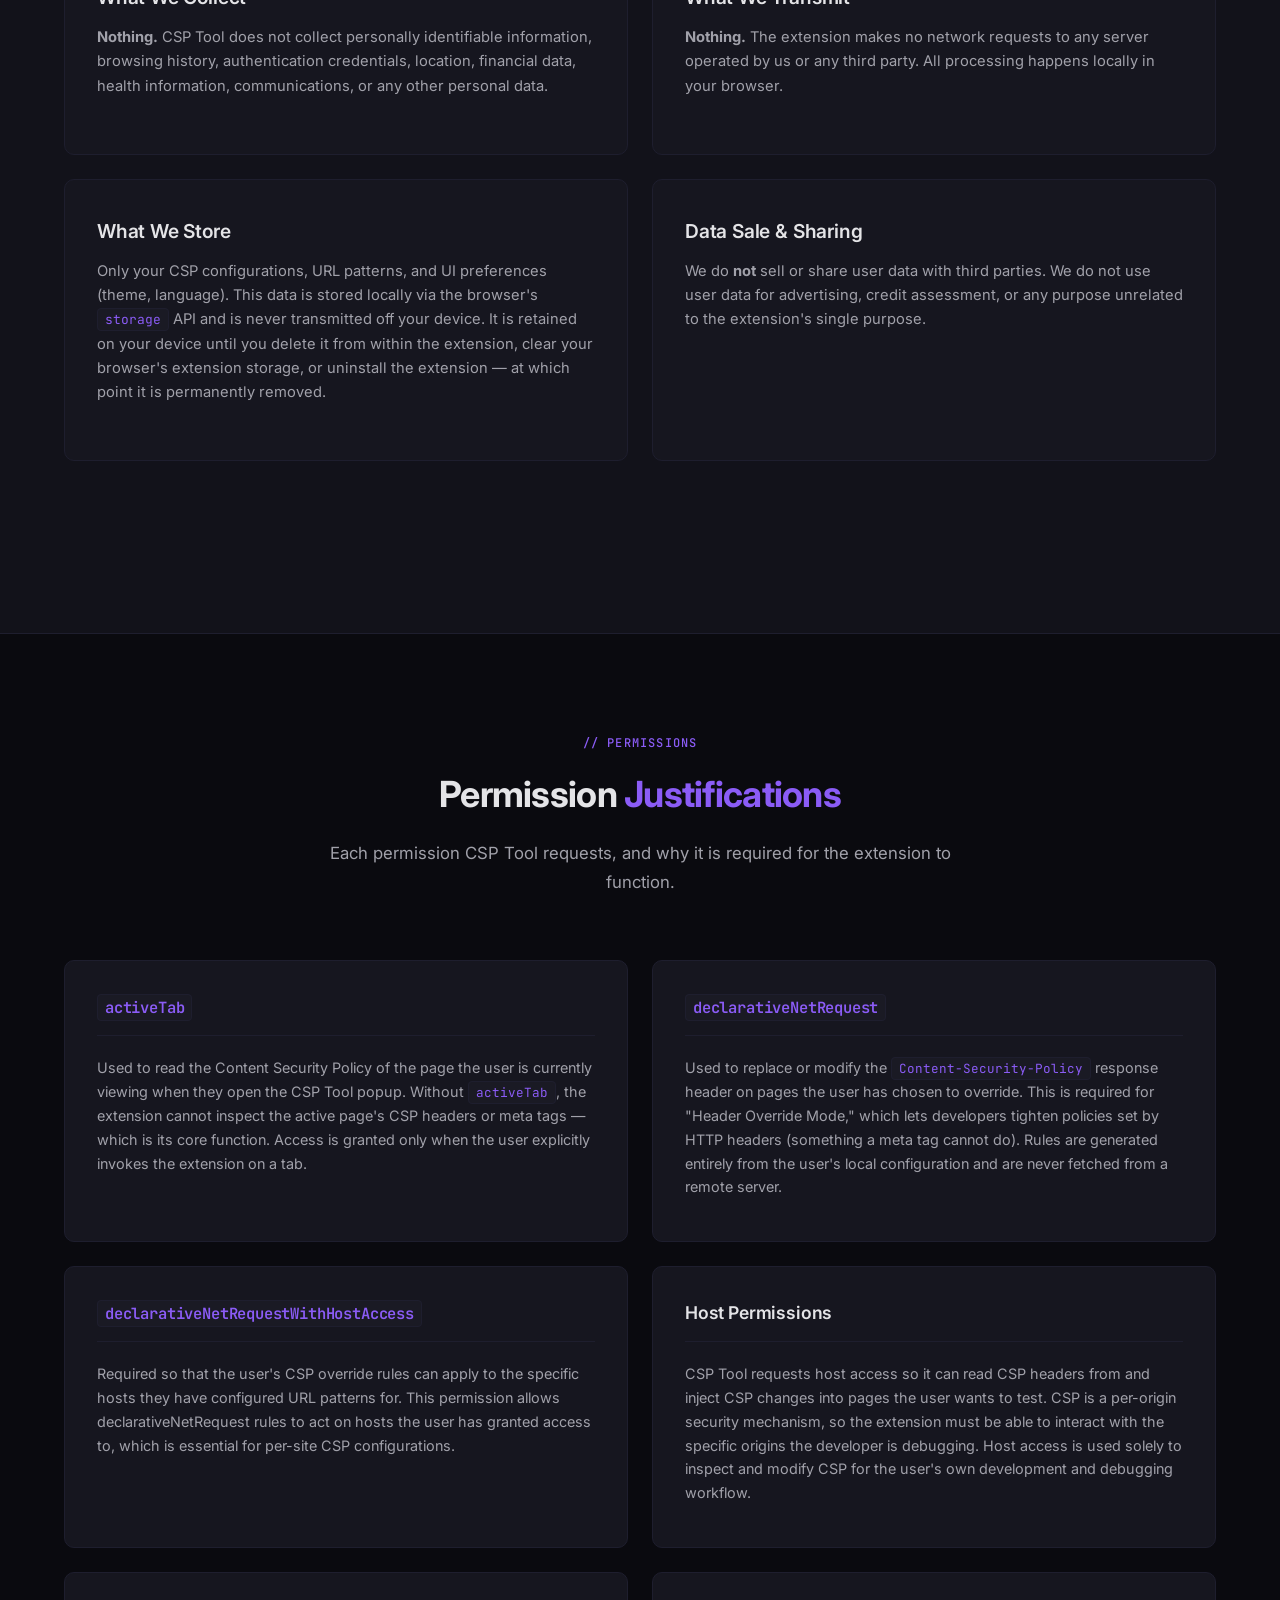
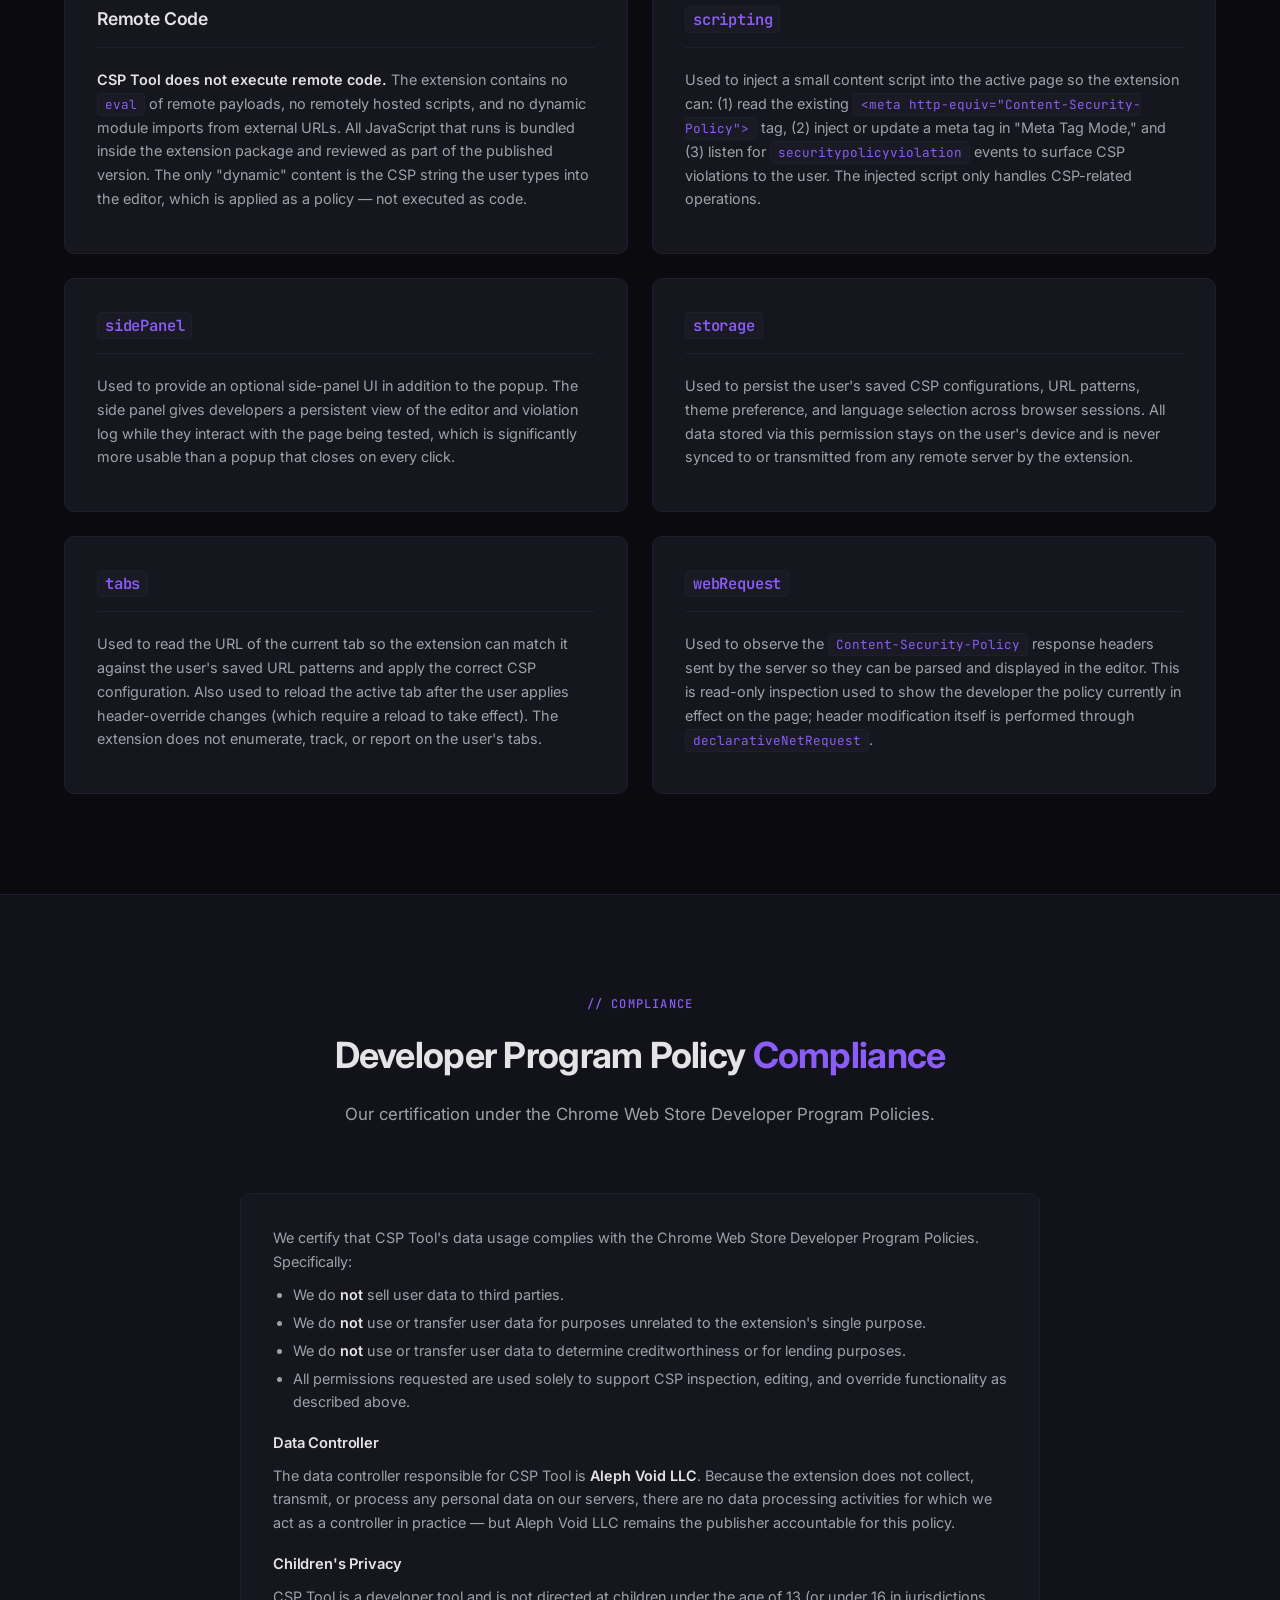
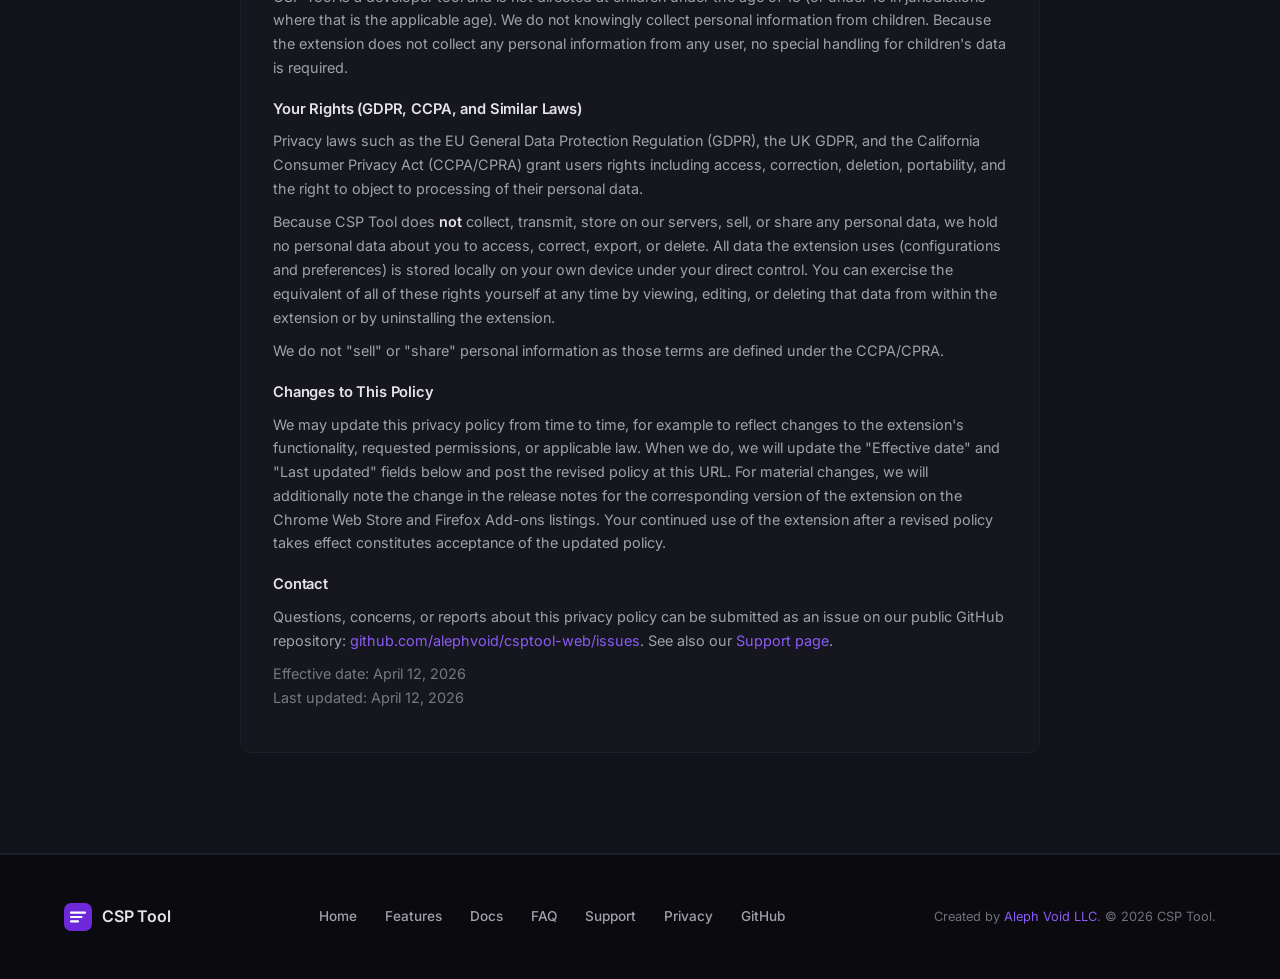
<file: privacy.html>
<!DOCTYPE html>
<html lang="en">
<head>
  <meta charset="UTF-8" />
  <meta name="viewport" content="width=device-width, initial-scale=1.0" />
  <title>Privacy Policy - CSP Tool</title>
  <meta name="description" content="Privacy policy and permission justifications for the CSP Tool browser extension." />
  <link rel="icon" type="image/svg+xml" href="https://alephvoid.com/assets/logo.svg" />
  <link rel="preconnect" href="https://fonts.googleapis.com" />
  <link rel="preconnect" href="https://fonts.gstatic.com" crossorigin />
  <link href="https://fonts.googleapis.com/css2?family=Inter:wght@300;400;500;600;700&family=JetBrains+Mono:wght@400;500&display=swap" rel="stylesheet" />
  <link rel="stylesheet" href="styles.css" />
</head>
<body>
  <!-- Navigation -->
  <nav id="nav">
    <div class="nav-inner">
      <a href="index.html" class="nav-brand">
        <svg class="nav-logo" viewBox="0 0 32 32" fill="none" xmlns="http://www.w3.org/2000/svg">
          <rect width="32" height="32" rx="8" fill="var(--color-accent)" />
          <path d="M8 11h16M8 16h12M8 21h8" stroke="#fff" stroke-width="2.5" stroke-linecap="round" />
        </svg>
        <span>CSP Tool</span>
      </a>
      <div class="nav-links">
        <a href="index.html#features">Features</a>
        <a href="index.html#how-it-works">How It Works</a>
        <a href="index.html#docs">Documentation</a>
        <a href="index.html#faq">FAQ</a>
      </div>
      <div class="nav-actions">
        <a href="index.html#install" class="btn btn-sm btn-primary">Install</a>
      </div>
      <button class="mobile-menu-btn" id="mobile-menu-btn" aria-label="Menu">
        <span></span><span></span><span></span>
      </button>
    </div>
    <div class="mobile-menu" id="mobile-menu">
      <a href="index.html#features">Features</a>
      <a href="index.html#how-it-works">How It Works</a>
      <a href="index.html#docs">Documentation</a>
      <a href="index.html#faq">FAQ</a>
      <a href="index.html#install" class="btn btn-primary">Install</a>
    </div>
  </nav>

  <!-- Hero -->
  <section class="hero">
    <div class="container">
      <div class="hero-content">
        <div class="hero-badge">// Privacy Policy</div>
        <h1>Your Data Stays<br /><span class="text-gradient">On Your Device</span></h1>
        <p class="hero-subtitle">
          CSP Tool, published by Aleph Void LLC ("Aleph Void," "we," "us," or "our"), does not
          collect, transmit, sell, or share any personal data. Everything the extension does
          happens locally in your browser. This page explains exactly what each permission is
          used for and why it is required.
        </p>
      </div>
    </div>
  </section>

  <!-- Single purpose -->
  <section class="features">
    <div class="container">
      <div class="section-header">
        <span class="section-label">// Purpose</span>
        <h2>Single <span class="text-gradient">Purpose</span></h2>
        <p>CSP Tool exists for one purpose only.</p>
      </div>
      <div class="doc-card" style="max-width: 800px; margin: 0 auto;">
        <div class="doc-content">
          <p><strong>CSP Tool is a developer tool for inspecting, editing, and overriding the Content Security Policy of web pages in real time.</strong></p>
          <p>It helps developers debug CSP violations, test policy changes, and harden or relax policies during development &mdash; all from a popup or side panel in their browser. The extension does not analyze browsing behavior, build profiles, or perform any activity unrelated to CSP inspection and editing.</p>
        </div>
      </div>
    </div>
  </section>

  <!-- Data handling -->
  <section class="how-it-works">
    <div class="container">
      <div class="section-header">
        <span class="section-label">// Data Handling</span>
        <h2>What We <span class="text-gradient">Handle</span></h2>
        <p>What we collect, transmit, and store &mdash; in plain English.</p>
      </div>
      <div class="modes-grid">
        <div class="mode-card">
          <h3>What We Collect</h3>
          <p class="mode-desc"><strong>Nothing.</strong> CSP Tool does not collect personally identifiable information, browsing history, authentication credentials, location, financial data, health information, communications, or any other personal data.</p>
        </div>
        <div class="mode-card">
          <h3>What We Transmit</h3>
          <p class="mode-desc"><strong>Nothing.</strong> The extension makes no network requests to any server operated by us or any third party. All processing happens locally in your browser.</p>
        </div>
        <div class="mode-card">
          <h3>What We Store</h3>
          <p class="mode-desc">Only your CSP configurations, URL patterns, and UI preferences (theme, language). This data is stored locally via the browser's <code>storage</code> API and is never transmitted off your device. It is retained on your device until you delete it from within the extension, clear your browser's extension storage, or uninstall the extension &mdash; at which point it is permanently removed.</p>
        </div>
        <div class="mode-card">
          <h3>Data Sale &amp; Sharing</h3>
          <p class="mode-desc">We do <strong>not</strong> sell or share user data with third parties. We do not use user data for advertising, credit assessment, or any purpose unrelated to the extension's single purpose.</p>
        </div>
      </div>
    </div>
  </section>

  <!-- Permission justifications -->
  <section class="docs">
    <div class="container">
      <div class="section-header">
        <span class="section-label">// Permissions</span>
        <h2>Permission <span class="text-gradient">Justifications</span></h2>
        <p>Each permission CSP Tool requests, and why it is required for the extension to function.</p>
      </div>
      <div class="docs-grid">
        <div class="doc-card">
          <h3><code>activeTab</code></h3>
          <div class="doc-content">
            <p>Used to read the Content Security Policy of the page the user is currently viewing when they open the CSP Tool popup. Without <code>activeTab</code>, the extension cannot inspect the active page's CSP headers or meta tags &mdash; which is its core function. Access is granted only when the user explicitly invokes the extension on a tab.</p>
          </div>
        </div>

        <div class="doc-card">
          <h3><code>declarativeNetRequest</code></h3>
          <div class="doc-content">
            <p>Used to replace or modify the <code>Content-Security-Policy</code> response header on pages the user has chosen to override. This is required for "Header Override Mode," which lets developers tighten policies set by HTTP headers (something a meta tag cannot do). Rules are generated entirely from the user's local configuration and are never fetched from a remote server.</p>
          </div>
        </div>

        <div class="doc-card">
          <h3><code>declarativeNetRequestWithHostAccess</code></h3>
          <div class="doc-content">
            <p>Required so that the user's CSP override rules can apply to the specific hosts they have configured URL patterns for. This permission allows declarativeNetRequest rules to act on hosts the user has granted access to, which is essential for per-site CSP configurations.</p>
          </div>
        </div>

        <div class="doc-card">
          <h3>Host Permissions</h3>
          <div class="doc-content">
            <p>CSP Tool requests host access so it can read CSP headers from and inject CSP changes into pages the user wants to test. CSP is a per-origin security mechanism, so the extension must be able to interact with the specific origins the developer is debugging. Host access is used solely to inspect and modify CSP for the user's own development and debugging workflow.</p>
          </div>
        </div>

        <div class="doc-card">
          <h3>Remote Code</h3>
          <div class="doc-content">
            <p><strong>CSP Tool does not execute remote code.</strong> The extension contains no <code>eval</code> of remote payloads, no remotely hosted scripts, and no dynamic module imports from external URLs. All JavaScript that runs is bundled inside the extension package and reviewed as part of the published version. The only "dynamic" content is the CSP string the user types into the editor, which is applied as a policy &mdash; not executed as code.</p>
          </div>
        </div>

        <div class="doc-card">
          <h3><code>scripting</code></h3>
          <div class="doc-content">
            <p>Used to inject a small content script into the active page so the extension can: (1) read the existing <code>&lt;meta http-equiv="Content-Security-Policy"&gt;</code> tag, (2) inject or update a meta tag in "Meta Tag Mode," and (3) listen for <code>securitypolicyviolation</code> events to surface CSP violations to the user. The injected script only handles CSP-related operations.</p>
          </div>
        </div>

        <div class="doc-card">
          <h3><code>sidePanel</code></h3>
          <div class="doc-content">
            <p>Used to provide an optional side-panel UI in addition to the popup. The side panel gives developers a persistent view of the editor and violation log while they interact with the page being tested, which is significantly more usable than a popup that closes on every click.</p>
          </div>
        </div>

        <div class="doc-card">
          <h3><code>storage</code></h3>
          <div class="doc-content">
            <p>Used to persist the user's saved CSP configurations, URL patterns, theme preference, and language selection across browser sessions. All data stored via this permission stays on the user's device and is never synced to or transmitted from any remote server by the extension.</p>
          </div>
        </div>

        <div class="doc-card">
          <h3><code>tabs</code></h3>
          <div class="doc-content">
            <p>Used to read the URL of the current tab so the extension can match it against the user's saved URL patterns and apply the correct CSP configuration. Also used to reload the active tab after the user applies header-override changes (which require a reload to take effect). The extension does not enumerate, track, or report on the user's tabs.</p>
          </div>
        </div>

        <div class="doc-card">
          <h3><code>webRequest</code></h3>
          <div class="doc-content">
            <p>Used to observe the <code>Content-Security-Policy</code> response headers sent by the server so they can be parsed and displayed in the editor. This is read-only inspection used to show the developer the policy currently in effect on the page; header modification itself is performed through <code>declarativeNetRequest</code>.</p>
          </div>
        </div>
      </div>
    </div>
  </section>

  <!-- Compliance -->
  <section class="install">
    <div class="container">
      <div class="section-header">
        <span class="section-label">// Compliance</span>
        <h2>Developer Program Policy <span class="text-gradient">Compliance</span></h2>
        <p>Our certification under the Chrome Web Store Developer Program Policies.</p>
      </div>
      <div class="doc-card" style="max-width: 800px; margin: 0 auto;">
        <div class="doc-content">
          <p>We certify that CSP Tool's data usage complies with the Chrome Web Store Developer Program Policies. Specifically:</p>
          <ul>
            <li>We do <strong>not</strong> sell user data to third parties.</li>
            <li>We do <strong>not</strong> use or transfer user data for purposes unrelated to the extension's single purpose.</li>
            <li>We do <strong>not</strong> use or transfer user data to determine creditworthiness or for lending purposes.</li>
            <li>All permissions requested are used solely to support CSP inspection, editing, and override functionality as described above.</li>
          </ul>
          <h4>Data Controller</h4>
          <p>The data controller responsible for CSP Tool is <strong>Aleph Void LLC</strong>. Because the extension does not collect, transmit, or process any personal data on our servers, there are no data processing activities for which we act as a controller in practice &mdash; but Aleph Void LLC remains the publisher accountable for this policy.</p>

          <h4>Children's Privacy</h4>
          <p>CSP Tool is a developer tool and is not directed at children under the age of 13 (or under 16 in jurisdictions where that is the applicable age). We do not knowingly collect personal information from children. Because the extension does not collect any personal information from any user, no special handling for children's data is required.</p>

          <h4>Your Rights (GDPR, CCPA, and Similar Laws)</h4>
          <p>Privacy laws such as the EU General Data Protection Regulation (GDPR), the UK GDPR, and the California Consumer Privacy Act (CCPA/CPRA) grant users rights including access, correction, deletion, portability, and the right to object to processing of their personal data.</p>
          <p>Because CSP Tool does <strong>not</strong> collect, transmit, store on our servers, sell, or share any personal data, we hold no personal data about you to access, correct, export, or delete. All data the extension uses (configurations and preferences) is stored locally on your own device under your direct control. You can exercise the equivalent of all of these rights yourself at any time by viewing, editing, or deleting that data from within the extension or by uninstalling the extension.</p>
          <p>We do not "sell" or "share" personal information as those terms are defined under the CCPA/CPRA.</p>

          <h4>Changes to This Policy</h4>
          <p>We may update this privacy policy from time to time, for example to reflect changes to the extension's functionality, requested permissions, or applicable law. When we do, we will update the "Effective date" and "Last updated" fields below and post the revised policy at this URL. For material changes, we will additionally note the change in the release notes for the corresponding version of the extension on the Chrome Web Store and Firefox Add-ons listings. Your continued use of the extension after a revised policy takes effect constitutes acceptance of the updated policy.</p>

          <h4>Contact</h4>
          <p>Questions, concerns, or reports about this privacy policy can be submitted as an issue on our public GitHub repository: <a href="https://github.com/alephvoid/csptool-web/issues" target="_blank" rel="noopener">github.com/alephvoid/csptool-web/issues</a>. See also our <a href="support.html">Support page</a>.</p>
          <p style="opacity: 0.7; font-size: 0.9em;">Effective date: April 12, 2026<br />Last updated: April 12, 2026</p>
        </div>
      </div>
    </div>
  </section>

  <!-- Footer -->
  <footer class="footer">
    <div class="container">
      <div class="footer-inner">
        <div class="footer-brand">
          <svg class="footer-logo" viewBox="0 0 32 32" fill="none" xmlns="http://www.w3.org/2000/svg">
            <rect width="32" height="32" rx="8" fill="var(--color-accent)" />
            <path d="M8 11h16M8 16h12M8 21h8" stroke="#fff" stroke-width="2.5" stroke-linecap="round" />
          </svg>
          <span>CSP Tool</span>
        </div>
        <div class="footer-links">
          <a href="index.html">Home</a>
          <a href="index.html#features">Features</a>
          <a href="index.html#docs">Docs</a>
          <a href="index.html#faq">FAQ</a>
          <a href="support.html">Support</a>
          <a href="privacy.html">Privacy</a>
          <a href="https://github.com/alephvoid/csptool-web" target="_blank" rel="noopener">GitHub</a>
        </div>
        <p class="footer-copy">Created by <a href="https://alephvoid.com" target="_blank" rel="noopener">Aleph Void LLC</a>. &copy; 2026 CSP Tool.</p>
      </div>
    </div>
  </footer>

  <script src="main.js"></script>
</body>
</html>
</file>
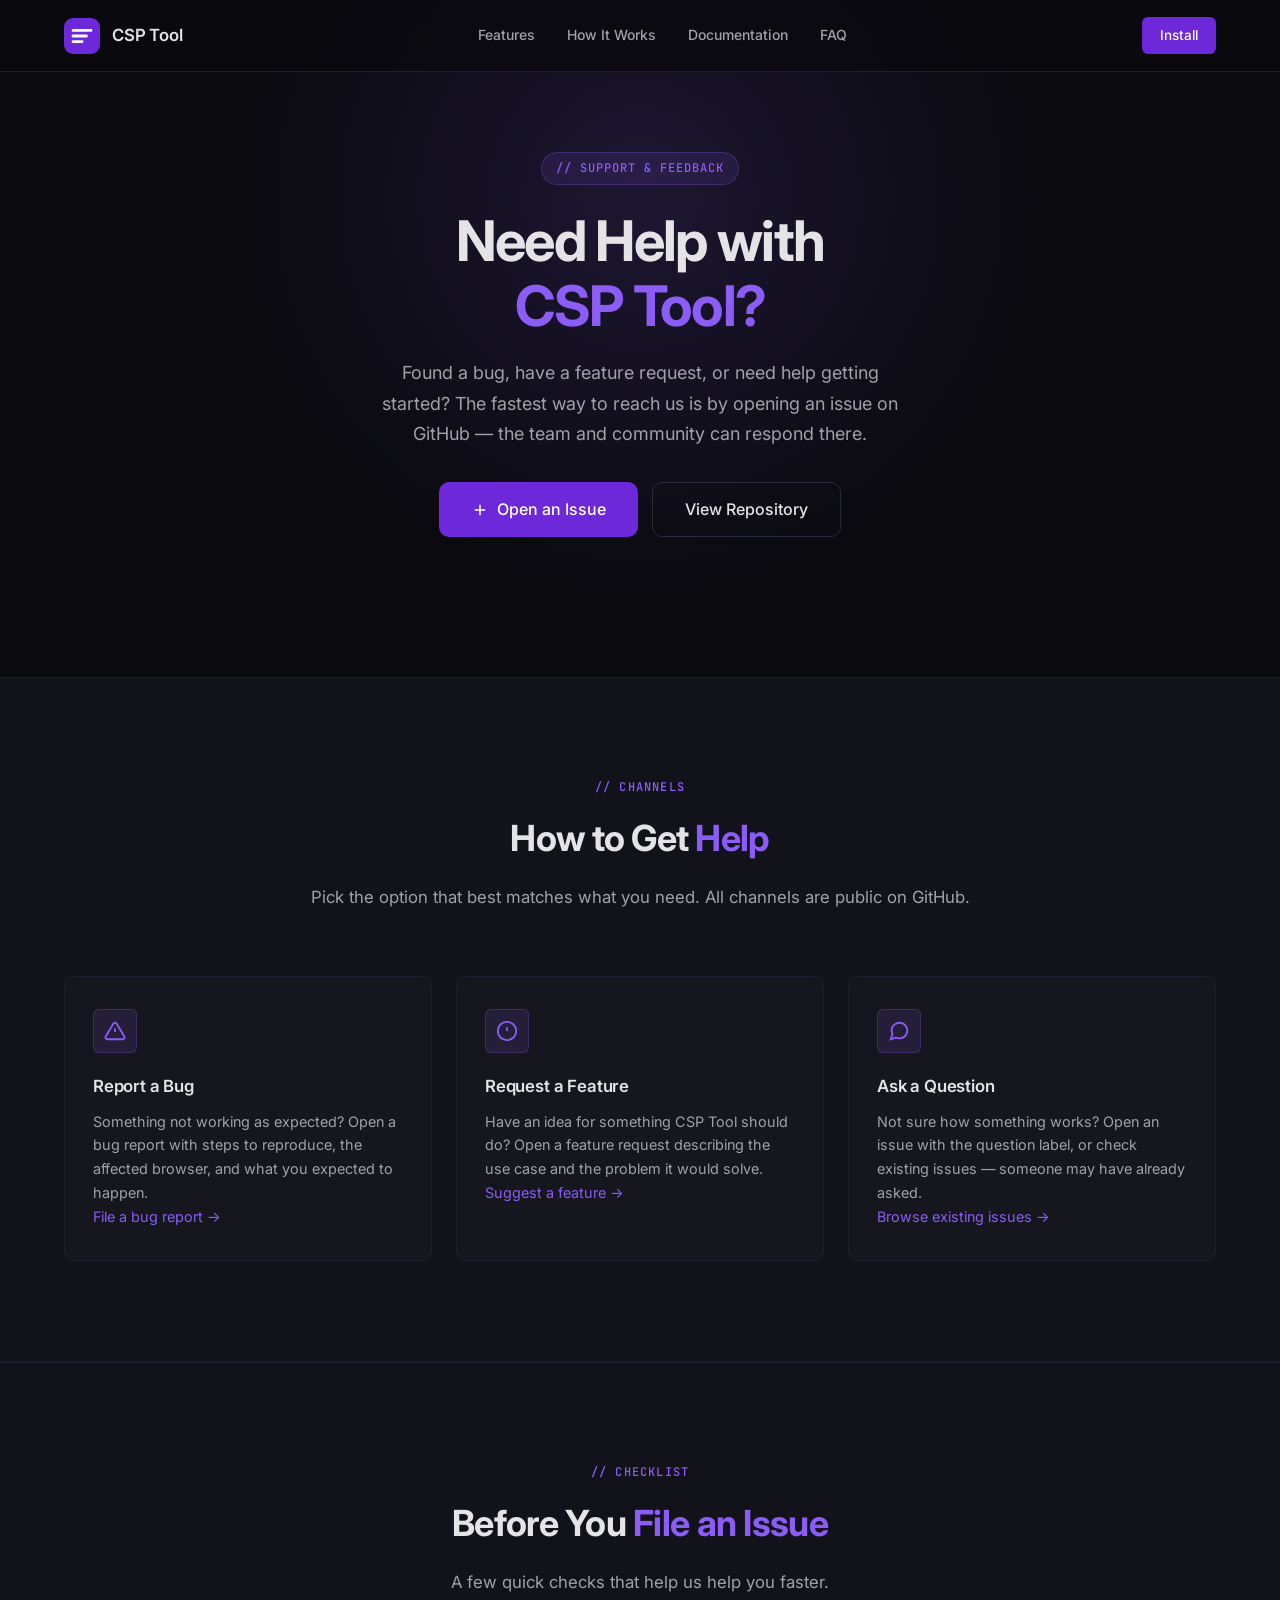
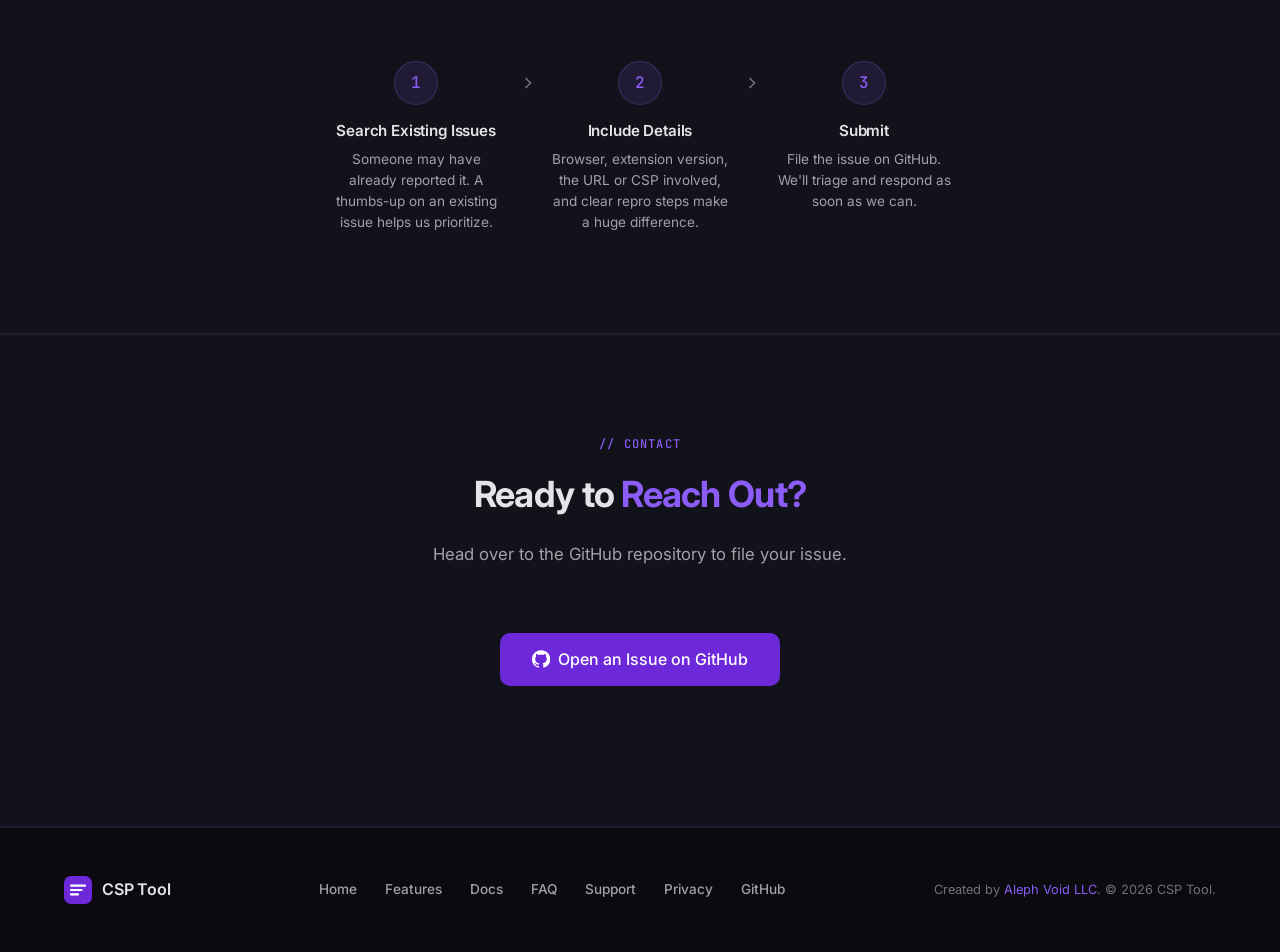
<file: support.html>
<!DOCTYPE html>
<html lang="en">
<head>
  <meta charset="UTF-8" />
  <meta name="viewport" content="width=device-width, initial-scale=1.0" />
  <title>Support - CSP Tool</title>
  <meta name="description" content="Get support for CSP Tool. Report bugs, request features, or ask questions on our GitHub repository." />
  <link rel="icon" type="image/svg+xml" href="https://alephvoid.com/assets/logo.svg" />
  <link rel="preconnect" href="https://fonts.googleapis.com" />
  <link rel="preconnect" href="https://fonts.gstatic.com" crossorigin />
  <link href="https://fonts.googleapis.com/css2?family=Inter:wght@300;400;500;600;700&family=JetBrains+Mono:wght@400;500&display=swap" rel="stylesheet" />
  <link rel="stylesheet" href="styles.css" />
</head>
<body>
  <!-- Navigation -->
  <nav id="nav">
    <div class="nav-inner">
      <a href="index.html" class="nav-brand">
        <svg class="nav-logo" viewBox="0 0 32 32" fill="none" xmlns="http://www.w3.org/2000/svg">
          <rect width="32" height="32" rx="8" fill="var(--color-accent)" />
          <path d="M8 11h16M8 16h12M8 21h8" stroke="#fff" stroke-width="2.5" stroke-linecap="round" />
        </svg>
        <span>CSP Tool</span>
      </a>
      <div class="nav-links">
        <a href="index.html#features">Features</a>
        <a href="index.html#how-it-works">How It Works</a>
        <a href="index.html#docs">Documentation</a>
        <a href="index.html#faq">FAQ</a>
      </div>
      <div class="nav-actions">
        <a href="index.html#install" class="btn btn-sm btn-primary">Install</a>
      </div>
      <button class="mobile-menu-btn" id="mobile-menu-btn" aria-label="Menu">
        <span></span><span></span><span></span>
      </button>
    </div>
    <div class="mobile-menu" id="mobile-menu">
      <a href="index.html#features">Features</a>
      <a href="index.html#how-it-works">How It Works</a>
      <a href="index.html#docs">Documentation</a>
      <a href="index.html#faq">FAQ</a>
      <a href="index.html#install" class="btn btn-primary">Install</a>
    </div>
  </nav>

  <!-- Hero -->
  <section class="hero">
    <div class="container">
      <div class="hero-content">
        <div class="hero-badge">// Support &amp; Feedback</div>
        <h1>Need Help with<br /><span class="text-gradient">CSP Tool?</span></h1>
        <p class="hero-subtitle">
          Found a bug, have a feature request, or need help getting started? The fastest way to
          reach us is by opening an issue on GitHub &mdash; the team and community can respond there.
        </p>
        <div class="hero-actions">
          <a href="https://github.com/alephvoid/csptool-web/issues/new" class="btn btn-primary btn-lg" target="_blank" rel="noopener">
            <svg viewBox="0 0 24 24" fill="none" stroke="currentColor" stroke-width="2" class="btn-icon"><path d="M12 5v14M5 12h14"/></svg>
            Open an Issue
          </a>
          <a href="https://github.com/alephvoid/csptool-web" class="btn btn-outline btn-lg" target="_blank" rel="noopener">View Repository</a>
        </div>
      </div>
    </div>
  </section>

  <!-- Support options -->
  <section class="features">
    <div class="container">
      <div class="section-header">
        <span class="section-label">// Channels</span>
        <h2>How to Get <span class="text-gradient">Help</span></h2>
        <p>Pick the option that best matches what you need. All channels are public on GitHub.</p>
      </div>
      <div class="feature-grid">
        <div class="feature-card">
          <div class="feature-icon">
            <svg viewBox="0 0 24 24" fill="none" stroke="currentColor" stroke-width="2"><path d="M10.29 3.86L1.82 18a2 2 0 0 0 1.71 3h16.94a2 2 0 0 0 1.71-3L13.71 3.86a2 2 0 0 0-3.42 0z"/><line x1="12" y1="9" x2="12" y2="13"/><line x1="12" y1="17" x2="12.01" y2="17"/></svg>
          </div>
          <h3>Report a Bug</h3>
          <p>Something not working as expected? Open a bug report with steps to reproduce, the affected browser, and what you expected to happen.</p>
          <p><a href="https://github.com/alephvoid/csptool-web/issues/new?labels=bug" target="_blank" rel="noopener">File a bug report &rarr;</a></p>
        </div>
        <div class="feature-card">
          <div class="feature-icon">
            <svg viewBox="0 0 24 24" fill="none" stroke="currentColor" stroke-width="2"><circle cx="12" cy="12" r="10"/><line x1="12" y1="8" x2="12" y2="12"/><line x1="12" y1="16" x2="12.01" y2="16"/></svg>
          </div>
          <h3>Request a Feature</h3>
          <p>Have an idea for something CSP Tool should do? Open a feature request describing the use case and the problem it would solve.</p>
          <p><a href="https://github.com/alephvoid/csptool-web/issues/new?labels=enhancement" target="_blank" rel="noopener">Suggest a feature &rarr;</a></p>
        </div>
        <div class="feature-card">
          <div class="feature-icon">
            <svg viewBox="0 0 24 24" fill="none" stroke="currentColor" stroke-width="2"><path d="M21 11.5a8.38 8.38 0 0 1-.9 3.8 8.5 8.5 0 0 1-7.6 4.7 8.38 8.38 0 0 1-3.8-.9L3 21l1.9-5.7a8.38 8.38 0 0 1-.9-3.8 8.5 8.5 0 0 1 4.7-7.6 8.38 8.38 0 0 1 3.8-.9h.5a8.48 8.48 0 0 1 8 8v.5z"/></svg>
          </div>
          <h3>Ask a Question</h3>
          <p>Not sure how something works? Open an issue with the question label, or check existing issues &mdash; someone may have already asked.</p>
          <p><a href="https://github.com/alephvoid/csptool-web/issues?q=is%3Aissue" target="_blank" rel="noopener">Browse existing issues &rarr;</a></p>
        </div>
      </div>
    </div>
  </section>

  <!-- Before you file -->
  <section class="how-it-works">
    <div class="container">
      <div class="section-header">
        <span class="section-label">// Checklist</span>
        <h2>Before You <span class="text-gradient">File an Issue</span></h2>
        <p>A few quick checks that help us help you faster.</p>
      </div>
      <div class="workflow-steps">
        <div class="steps">
          <div class="step">
            <div class="step-num">1</div>
            <div class="step-content">
              <h4>Search Existing Issues</h4>
              <p>Someone may have already reported it. A thumbs-up on an existing issue helps us prioritize.</p>
            </div>
          </div>
          <div class="step-arrow">
            <svg viewBox="0 0 24 24" fill="none" stroke="currentColor" stroke-width="2"><polyline points="9 18 15 12 9 6"/></svg>
          </div>
          <div class="step">
            <div class="step-num">2</div>
            <div class="step-content">
              <h4>Include Details</h4>
              <p>Browser, extension version, the URL or CSP involved, and clear repro steps make a huge difference.</p>
            </div>
          </div>
          <div class="step-arrow">
            <svg viewBox="0 0 24 24" fill="none" stroke="currentColor" stroke-width="2"><polyline points="9 18 15 12 9 6"/></svg>
          </div>
          <div class="step">
            <div class="step-num">3</div>
            <div class="step-content">
              <h4>Submit</h4>
              <p>File the issue on GitHub. We'll triage and respond as soon as we can.</p>
            </div>
          </div>
        </div>
      </div>
    </div>
  </section>

  <!-- CTA -->
  <section class="install">
    <div class="container">
      <div class="section-header">
        <span class="section-label">// Contact</span>
        <h2>Ready to <span class="text-gradient">Reach Out?</span></h2>
        <p>Head over to the GitHub repository to file your issue.</p>
      </div>
      <div class="hero-actions" style="justify-content: center;">
        <a href="https://github.com/alephvoid/csptool-web/issues/new" class="btn btn-primary btn-lg" target="_blank" rel="noopener">
          <svg viewBox="0 0 24 24" fill="currentColor" class="btn-icon"><path d="M12 .3a12 12 0 0 0-3.8 23.4c.6.1.8-.3.8-.6v-2c-3.3.7-4-1.6-4-1.6-.6-1.4-1.4-1.8-1.4-1.8-1-.7.1-.7.1-.7 1.2 0 1.9 1.2 1.9 1.2 1 1.8 2.8 1.3 3.5 1 0-.8.4-1.3.7-1.6-2.7-.3-5.5-1.3-5.5-6 0-1.2.5-2.3 1.3-3.1-.2-.4-.6-1.6 0-3.2 0 0 1-.3 3.4 1.2a11.5 11.5 0 0 1 6 0c2.3-1.5 3.3-1.2 3.3-1.2.7 1.6.2 2.9.1 3.2.8.8 1.3 1.9 1.3 3.2 0 4.6-2.8 5.6-5.5 5.9.5.4.9 1.1.9 2.3v3.3c0 .3.1.7.8.6A12 12 0 0 0 12 .3"/></svg>
          Open an Issue on GitHub
        </a>
      </div>
    </div>
  </section>

  <!-- Footer -->
  <footer class="footer">
    <div class="container">
      <div class="footer-inner">
        <div class="footer-brand">
          <svg class="footer-logo" viewBox="0 0 32 32" fill="none" xmlns="http://www.w3.org/2000/svg">
            <rect width="32" height="32" rx="8" fill="var(--color-accent)" />
            <path d="M8 11h16M8 16h12M8 21h8" stroke="#fff" stroke-width="2.5" stroke-linecap="round" />
          </svg>
          <span>CSP Tool</span>
        </div>
        <div class="footer-links">
          <a href="index.html">Home</a>
          <a href="index.html#features">Features</a>
          <a href="index.html#docs">Docs</a>
          <a href="index.html#faq">FAQ</a>
          <a href="support.html">Support</a>
          <a href="privacy.html">Privacy</a>
          <a href="https://github.com/alephvoid/csptool-web" target="_blank" rel="noopener">GitHub</a>
        </div>
        <p class="footer-copy">Created by <a href="https://alephvoid.com" target="_blank" rel="noopener">Aleph Void LLC</a>. &copy; 2026 CSP Tool.</p>
      </div>
    </div>
  </footer>

  <script src="main.js"></script>
</body>
</html>
</file>
<file: styles.css>
/* ===== Design Tokens (Aleph Void palette, dark-only) ===== */
:root {
  --color-bg: #0a0a0f;
  --color-bg-alt: #12121a;
  --color-bg-card: #16161f;
  --color-surface: #1a1a24;
  --color-border: #1e1e2e;
  --color-border-strong: #2a2a3d;
  --color-text: #e4e4e7;
  --color-text-secondary: #a1a1aa;
  --color-text-muted: #71717a;
  --color-accent: #6d28d9;
  --color-accent-light: #8b5cf6;
  --color-accent-hover: #7c3aed;
  --color-accent-soft: rgba(139, 92, 246, 0.12);
  --color-accent-glow: rgba(139, 92, 246, 0.15);
  --color-accent-border: rgba(139, 92, 246, 0.25);
  --color-success: #4ade80;
  --color-warn: #fbbf24;
  --color-error: #f87171;
  --shadow-sm: 0 1px 2px rgba(0,0,0,.3);
  --shadow-md: 0 4px 12px rgba(0,0,0,.4);
  --shadow-lg: 0 12px 40px rgba(0,0,0,.5);
  --shadow-xl: 0 20px 60px rgba(0,0,0,.6);
  --shadow-glow: 0 0 40px rgba(139, 92, 246, 0.15);
  --radius-sm: 6px;
  --radius-md: 10px;
  --radius-lg: 16px;
  --radius-xl: 24px;
  --font-sans: 'Inter', -apple-system, BlinkMacSystemFont, 'Segoe UI', sans-serif;
  --font-mono: 'JetBrains Mono', 'Fira Code', monospace;
  --nav-height: 72px;
}

/* ===== Reset & Base ===== */
*, *::before, *::after {
  box-sizing: border-box;
  margin: 0;
  padding: 0;
}

html {
  scroll-behavior: smooth;
  scroll-padding-top: calc(var(--nav-height) + 24px);
}

body {
  font-family: var(--font-sans);
  background: var(--color-bg);
  color: var(--color-text);
  line-height: 1.6;
  -webkit-font-smoothing: antialiased;
  -moz-osx-font-smoothing: grayscale;
  overflow-x: hidden;
}

.container {
  max-width: 1200px;
  margin: 0 auto;
  padding: 0 24px;
}

a {
  color: var(--color-accent-light);
  text-decoration: none;
  transition: color .15s;
}
a:hover { color: #a78bfa; }

code {
  font-family: var(--font-mono);
  font-size: .88em;
  background: var(--color-surface);
  border: 1px solid var(--color-border);
  color: var(--color-accent-light);
  padding: 2px 7px;
  border-radius: 4px;
}

/* ===== Buttons ===== */
.btn {
  display: inline-flex;
  align-items: center;
  gap: 8px;
  padding: 12px 24px;
  border-radius: var(--radius-sm);
  font-weight: 500;
  font-size: .95rem;
  cursor: pointer;
  transition: all .2s;
  border: none;
  text-decoration: none;
}
.btn-primary {
  background: var(--color-accent);
  color: #fff;
}
.btn-primary:hover {
  background: var(--color-accent-light);
  color: #fff;
  transform: translateY(-1px);
}
.btn-outline {
  background: transparent;
  color: var(--color-text);
  border: 1px solid var(--color-border-strong);
}
.btn-outline:hover {
  border-color: var(--color-accent);
  color: var(--color-accent-light);
}
.btn-lg {
  padding: 14px 32px;
  font-size: 1rem;
  border-radius: var(--radius-md);
}
.btn-sm {
  padding: 8px 18px;
  font-size: .85rem;
}
.btn-icon {
  width: 18px;
  height: 18px;
}

/* ===== Navigation ===== */
#nav {
  position: fixed;
  top: 0;
  left: 0;
  right: 0;
  height: var(--nav-height);
  background: rgba(10, 10, 15, 0.85);
  backdrop-filter: blur(12px);
  -webkit-backdrop-filter: blur(12px);
  border-bottom: 1px solid var(--color-border);
  z-index: 100;
  transition: background .2s;
}
.nav-inner {
  max-width: 1200px;
  margin: 0 auto;
  padding: 0 24px;
  height: 100%;
  display: flex;
  align-items: center;
  justify-content: space-between;
}
.nav-brand {
  display: flex;
  align-items: center;
  gap: 12px;
  font-weight: 600;
  font-size: 1.05rem;
  letter-spacing: -0.01em;
  color: var(--color-text);
}
.nav-brand:hover { color: var(--color-text); }
.nav-logo {
  width: 36px;
  height: 36px;
}
.nav-links {
  display: flex;
  gap: 32px;
}
.nav-links a {
  color: var(--color-text-secondary);
  font-size: .875rem;
  font-weight: 500;
  transition: color .15s;
}
.nav-links a:hover {
  color: var(--color-text);
}
.nav-actions {
  display: flex;
  align-items: center;
  gap: 12px;
}

.mobile-menu-btn {
  display: none;
  flex-direction: column;
  gap: 5px;
  border: none;
  background: none;
  cursor: pointer;
  padding: 4px;
}
.mobile-menu-btn span {
  display: block;
  width: 22px;
  height: 2px;
  background: var(--color-text);
  border-radius: 2px;
  transition: all .2s;
}
.mobile-menu {
  display: none;
  flex-direction: column;
  gap: 4px;
  padding: 12px 24px 20px;
  background: var(--color-bg);
  border-bottom: 1px solid var(--color-border);
}
.mobile-menu a {
  color: var(--color-text-secondary);
  font-size: .95rem;
  font-weight: 500;
  padding: 10px 0;
}
.mobile-menu.open { display: flex; }

/* ===== Hero ===== */
.hero {
  padding: calc(var(--nav-height) + 80px) 0 100px;
  position: relative;
  overflow: hidden;
}
.hero::before {
  content: '';
  position: absolute;
  top: -30%;
  left: 50%;
  transform: translateX(-50%);
  width: 800px;
  height: 800px;
  background: radial-gradient(circle, var(--color-accent-glow) 0%, transparent 70%);
  pointer-events: none;
  z-index: 0;
}
.hero .container {
  display: grid;
  grid-template-columns: 1fr 1fr;
  gap: 64px;
  align-items: center;
  position: relative;
  z-index: 1;
}
.hero-badge {
  display: inline-flex;
  align-items: center;
  padding: 6px 14px;
  background: var(--color-accent-soft);
  color: var(--color-accent-light);
  font-family: var(--font-mono);
  font-size: .75rem;
  font-weight: 500;
  text-transform: uppercase;
  letter-spacing: .08em;
  border: 1px solid var(--color-accent-border);
  border-radius: 100px;
  margin-bottom: 24px;
}
.hero h1 {
  font-size: clamp(2.25rem, 5vw, 3.5rem);
  font-weight: 700;
  line-height: 1.15;
  letter-spacing: -.03em;
  margin-bottom: 20px;
}
.text-gradient {
  color: var(--color-accent-light);
}
.hero-subtitle {
  font-size: 1.125rem;
  color: var(--color-text-secondary);
  max-width: 540px;
  margin-bottom: 32px;
  line-height: 1.7;
}
.hero-actions {
  display: flex;
  gap: 14px;
  margin-bottom: 40px;
  flex-wrap: wrap;
}
.hero-browsers {
  display: flex;
  align-items: center;
  gap: 20px;
}
.hero-browsers-label {
  font-family: var(--font-mono);
  font-size: .75rem;
  color: var(--color-text-muted);
  text-transform: uppercase;
  letter-spacing: .08em;
  font-weight: 500;
}
.browser-icons {
  display: flex;
  gap: 16px;
}
.browser-icon {
  display: flex;
  align-items: center;
  gap: 6px;
  color: var(--color-text-secondary);
  font-size: .85rem;
  font-weight: 500;
}
.browser-icon svg {
  width: 22px;
  height: 22px;
}

/* Popup Mockup */
.hero-visual {
  display: flex;
  justify-content: center;
}
.popup-mockup {
  width: 380px;
  background: var(--color-bg-card);
  border: 1px solid var(--color-border);
  border-radius: var(--radius-lg);
  box-shadow: var(--shadow-xl), var(--shadow-glow);
  overflow: hidden;
}
.popup-header {
  display: flex;
  align-items: center;
  gap: 12px;
  padding: 14px 18px;
  background: var(--color-surface);
  border-bottom: 1px solid var(--color-border);
}
.popup-dots {
  display: flex;
  gap: 6px;
}
.popup-dots span {
  width: 10px;
  height: 10px;
  border-radius: 50%;
}
.popup-dots span:nth-child(1) { background: var(--color-error); }
.popup-dots span:nth-child(2) { background: var(--color-warn); }
.popup-dots span:nth-child(3) { background: var(--color-success); }
.popup-title {
  font-weight: 600;
  font-size: .85rem;
  color: var(--color-text-secondary);
}
.popup-tabs {
  display: flex;
  border-bottom: 1px solid var(--color-border);
}
.popup-tab {
  flex: 1;
  text-align: center;
  padding: 10px 0;
  font-size: .82rem;
  font-weight: 500;
  color: var(--color-text-muted);
  cursor: default;
  position: relative;
}
.popup-tab.active {
  color: var(--color-accent-light);
}
.popup-tab.active::after {
  content: '';
  position: absolute;
  bottom: 0;
  left: 20%;
  right: 20%;
  height: 2px;
  background: var(--color-accent-light);
  border-radius: 2px 2px 0 0;
}
.tab-badge {
  display: inline-block;
  background: var(--color-error);
  color: #fff;
  font-size: .65rem;
  padding: 1px 6px;
  border-radius: 100px;
  margin-left: 4px;
  vertical-align: middle;
}
.popup-body {
  display: flex;
  min-height: 260px;
}
.popup-config-ribbon {
  width: 72px;
  background: var(--color-surface);
  border-right: 1px solid var(--color-border);
  padding: 10px 6px;
  display: flex;
  flex-direction: column;
  gap: 6px;
}
.config-item {
  padding: 8px 4px;
  text-align: center;
  font-size: .7rem;
  font-weight: 500;
  border-radius: var(--radius-sm);
  color: var(--color-text-muted);
  cursor: default;
}
.config-item.active {
  background: var(--color-accent);
  color: #fff;
}
.config-item.add {
  border: 1.5px dashed var(--color-border-strong);
  color: var(--color-text-muted);
  font-size: 1rem;
}
.popup-editor {
  flex: 1;
  padding: 14px;
  display: flex;
  flex-direction: column;
  gap: 10px;
}
.directive-row {
  background: var(--color-surface);
  border: 1px solid var(--color-border);
  border-radius: var(--radius-sm);
  padding: 10px 12px;
}
.directive-header {
  display: flex;
  align-items: center;
  gap: 8px;
  margin-bottom: 4px;
}
.directive-toggle {
  width: 28px;
  height: 14px;
  border-radius: 100px;
  position: relative;
}
.directive-toggle::after {
  content: '';
  position: absolute;
  top: 2px;
  width: 10px;
  height: 10px;
  border-radius: 50%;
  background: #fff;
  transition: left .2s;
}
.directive-toggle.on {
  background: var(--color-accent);
}
.directive-toggle.on::after {
  left: 16px;
}
.directive-toggle.off {
  background: var(--color-border-strong);
}
.directive-toggle.off::after {
  left: 2px;
}
.directive-header code {
  font-size: .78rem;
  font-weight: 500;
  background: transparent;
  border: none;
  padding: 0;
  color: var(--color-accent-light);
}
.directive-actions {
  margin-left: auto;
  display: flex;
  gap: 6px;
}
.action-dot {
  width: 6px;
  height: 6px;
  border-radius: 50%;
  background: var(--color-text-muted);
}
.action-dot.red {
  background: var(--color-error);
}
.directive-value {
  font-family: var(--font-mono);
  font-size: .72rem;
  color: var(--color-text-secondary);
  padding-left: 36px;
}
.directive-value.dim {
  opacity: .45;
}
.popup-actions {
  display: flex;
  gap: 8px;
  margin-top: auto;
  justify-content: flex-end;
}
.popup-btn {
  padding: 7px 16px;
  border-radius: var(--radius-sm);
  font-size: .78rem;
  font-weight: 500;
  cursor: default;
}
.popup-btn.primary {
  background: var(--color-accent);
  color: #fff;
}
.popup-btn.outline {
  border: 1px solid var(--color-border-strong);
  color: var(--color-text-secondary);
}

/* ===== Section Headers (alephvoid style) ===== */
.section-header {
  text-align: center;
  max-width: 680px;
  margin: 0 auto 64px;
}
.section-label {
  display: block;
  font-family: var(--font-mono);
  font-size: .75rem;
  font-weight: 500;
  text-transform: uppercase;
  letter-spacing: .1em;
  color: var(--color-accent-light);
  margin-bottom: 12px;
}
.section-header h2 {
  font-size: clamp(1.75rem, 3vw, 2.25rem);
  font-weight: 700;
  letter-spacing: -.02em;
  margin-bottom: 16px;
}
.section-header p {
  font-size: 1.05rem;
  color: var(--color-text-secondary);
  line-height: 1.7;
}

/* ===== Features ===== */
.features {
  padding: 100px 0;
  background: var(--color-bg-alt);
  border-top: 1px solid var(--color-border);
  border-bottom: 1px solid var(--color-border);
}
.feature-grid {
  display: grid;
  grid-template-columns: repeat(3, 1fr);
  gap: 24px;
}
.feature-card {
  background: var(--color-bg-card);
  border: 1px solid var(--color-border);
  border-radius: var(--radius-md);
  padding: 32px 28px;
  transition: border-color .2s, transform .2s;
}
.feature-card:hover {
  border-color: var(--color-accent);
  transform: translateY(-2px);
}
.feature-icon {
  width: 44px;
  height: 44px;
  display: flex;
  align-items: center;
  justify-content: center;
  background: var(--color-accent-soft);
  border: 1px solid var(--color-accent-border);
  border-radius: var(--radius-sm);
  margin-bottom: 20px;
}
.feature-icon svg {
  width: 22px;
  height: 22px;
  color: var(--color-accent-light);
}
.feature-card h3 {
  font-size: 1.05rem;
  font-weight: 600;
  letter-spacing: -.01em;
  margin-bottom: 10px;
}
.feature-card p {
  font-size: .9rem;
  color: var(--color-text-secondary);
  line-height: 1.65;
}

/* ===== Screenshots ===== */
.screenshots {
  padding: 100px 0;
}
.screenshots-grid {
  display: grid;
  grid-template-columns: repeat(auto-fit, minmax(280px, 1fr));
  gap: 24px;
}
.screenshot-card {
  background: var(--color-bg-card);
  border: 1px solid var(--color-border);
  border-radius: var(--radius-md);
  overflow: hidden;
  transition: border-color .2s, transform .2s;
  display: flex;
  flex-direction: column;
}
.screenshot-card:hover {
  border-color: var(--color-accent);
  transform: translateY(-2px);
}
.screenshot-image {
  background: var(--color-surface);
  padding: 16px;
  display: flex;
  align-items: center;
  justify-content: center;
  border-bottom: 1px solid var(--color-border);
}
.screenshot-image img {
  display: block;
  width: 100%;
  height: auto;
  border-radius: var(--radius-sm);
}
.screenshot-caption {
  padding: 18px 20px;
}
.screenshot-caption h3 {
  font-size: 1rem;
  font-weight: 600;
  letter-spacing: -.01em;
  margin-bottom: 6px;
}
.screenshot-caption p {
  font-size: .85rem;
  color: var(--color-text-secondary);
  line-height: 1.6;
}

/* ===== How It Works ===== */
.how-it-works {
  padding: 100px 0;
  background: var(--color-bg-alt);
  border-top: 1px solid var(--color-border);
  border-bottom: 1px solid var(--color-border);
}
.modes-grid {
  display: grid;
  grid-template-columns: 1fr 1fr;
  gap: 24px;
  margin-bottom: 72px;
}
.mode-card {
  background: var(--color-bg-card);
  border: 1px solid var(--color-border);
  border-radius: var(--radius-md);
  padding: 36px 32px;
  position: relative;
  transition: border-color .2s;
}
.mode-card:hover {
  border-color: var(--color-accent);
}
.mode-number {
  width: 36px;
  height: 36px;
  display: flex;
  align-items: center;
  justify-content: center;
  background: var(--color-accent-soft);
  border: 1px solid var(--color-accent-border);
  color: var(--color-accent-light);
  font-family: var(--font-mono);
  font-weight: 500;
  font-size: .95rem;
  border-radius: var(--radius-sm);
  margin-bottom: 20px;
}
.mode-card h3 {
  font-size: 1.2rem;
  font-weight: 600;
  letter-spacing: -.01em;
  margin-bottom: 12px;
}
.mode-desc {
  color: var(--color-text-secondary);
  font-size: .92rem;
  line-height: 1.65;
  margin-bottom: 20px;
}
.mode-details {
  list-style: none;
  display: flex;
  flex-direction: column;
  gap: 10px;
}
.mode-details li {
  display: flex;
  align-items: center;
  gap: 10px;
  font-size: .88rem;
  color: var(--color-text-secondary);
}
.mode-details li svg {
  width: 18px;
  height: 18px;
  flex-shrink: 0;
}
.mode-tag {
  position: absolute;
  top: 20px;
  right: 20px;
  padding: 4px 12px;
  background: var(--color-accent-soft);
  color: var(--color-accent-light);
  border: 1px solid var(--color-accent-border);
  font-family: var(--font-mono);
  font-size: .7rem;
  font-weight: 500;
  text-transform: uppercase;
  letter-spacing: .08em;
  border-radius: 100px;
}
.mode-tag.advanced {
  background: rgba(251, 191, 36, 0.1);
  color: var(--color-warn);
  border-color: rgba(251, 191, 36, 0.25);
}

/* Workflow Steps */
.workflow-title {
  text-align: center;
  font-size: 1.2rem;
  font-weight: 600;
  letter-spacing: -.01em;
  margin-bottom: 40px;
}
.steps {
  display: flex;
  align-items: flex-start;
  justify-content: center;
  gap: 12px;
}
.step {
  display: flex;
  flex-direction: column;
  align-items: center;
  text-align: center;
  max-width: 180px;
}
.step-num {
  width: 44px;
  height: 44px;
  display: flex;
  align-items: center;
  justify-content: center;
  background: var(--color-accent-soft);
  border: 1px solid var(--color-accent-border);
  color: var(--color-accent-light);
  font-family: var(--font-mono);
  font-weight: 500;
  font-size: 1rem;
  border-radius: 50%;
  margin-bottom: 14px;
}
.step-content h4 {
  font-size: .95rem;
  font-weight: 600;
  letter-spacing: -.01em;
  margin-bottom: 6px;
}
.step-content p {
  font-size: .85rem;
  color: var(--color-text-secondary);
  line-height: 1.55;
}
.step-arrow {
  padding-top: 12px;
  color: var(--color-text-muted);
}
.step-arrow svg {
  width: 20px;
  height: 20px;
}

/* ===== Documentation ===== */
.docs {
  padding: 100px 0;
}
.docs-grid {
  display: grid;
  grid-template-columns: 1fr 1fr;
  gap: 24px;
}
.doc-card {
  background: var(--color-bg-card);
  border: 1px solid var(--color-border);
  border-radius: var(--radius-md);
  padding: 32px;
  transition: border-color .2s;
}
.doc-card:hover {
  border-color: var(--color-border-strong);
}
.doc-card h3 {
  font-size: 1.1rem;
  font-weight: 600;
  letter-spacing: -.01em;
  margin-bottom: 20px;
  padding-bottom: 14px;
  border-bottom: 1px solid var(--color-border);
}
.doc-content h4 {
  font-size: .92rem;
  font-weight: 600;
  letter-spacing: -.01em;
  color: var(--color-text);
  margin: 18px 0 8px;
}
.doc-content h4:first-child {
  margin-top: 0;
}
.doc-content p {
  font-size: .9rem;
  color: var(--color-text-secondary);
  line-height: 1.65;
  margin-bottom: 10px;
}
.doc-content ul, .doc-content ol {
  padding-left: 20px;
  margin-bottom: 12px;
}
.doc-content li {
  font-size: .9rem;
  color: var(--color-text-secondary);
  line-height: 1.65;
  margin-bottom: 4px;
}
.doc-content strong {
  color: var(--color-text);
  font-weight: 600;
}
.code-block {
  background: var(--color-bg);
  border: 1px solid var(--color-border);
  border-radius: var(--radius-sm);
  padding: 14px 18px;
  margin: 12px 0;
}
.code-block code {
  background: none;
  border: none;
  padding: 0;
  font-size: .82rem;
  line-height: 1.8;
  color: var(--color-accent-light);
}
.ref-table {
  width: 100%;
  border-collapse: collapse;
  margin-top: 12px;
  display: block;
  overflow-x: auto;
  -webkit-overflow-scrolling: touch;
}
.ref-table th,
.ref-table td {
  text-align: left;
  padding: 10px 12px;
  font-size: .85rem;
  border-bottom: 1px solid var(--color-border);
}
.ref-table th {
  font-family: var(--font-mono);
  font-weight: 500;
  color: var(--color-text-muted);
  font-size: .72rem;
  text-transform: uppercase;
  letter-spacing: .08em;
}
.ref-table td {
  color: var(--color-text-secondary);
}

/* ===== Install ===== */
.install {
  padding: 100px 0;
  background: var(--color-bg-alt);
  border-top: 1px solid var(--color-border);
  border-bottom: 1px solid var(--color-border);
}
.install-grid {
  display: grid;
  grid-template-columns: 1fr 1fr;
  gap: 24px;
  max-width: 640px;
  margin: 0 auto;
}
.install-card {
  display: flex;
  flex-direction: column;
  align-items: center;
  text-align: center;
  padding: 44px 32px;
  background: var(--color-bg-card);
  border: 1px solid var(--color-border);
  border-radius: var(--radius-md);
  transition: border-color .2s, transform .2s;
  color: var(--color-text);
}
.install-card:hover {
  border-color: var(--color-accent);
  transform: translateY(-2px);
  color: var(--color-text);
}
.install-browser-icon {
  width: 60px;
  height: 60px;
  margin-bottom: 20px;
}
.install-card h3 {
  font-size: 1.15rem;
  font-weight: 600;
  letter-spacing: -.01em;
  margin-bottom: 4px;
}
.install-card p {
  font-size: .85rem;
  color: var(--color-text-muted);
  margin-bottom: 20px;
}
.install-btn {
  padding: 10px 24px;
  background: var(--color-accent);
  color: #fff;
  font-weight: 500;
  font-size: .9rem;
  border-radius: var(--radius-sm);
  transition: background .2s;
}
.install-card:hover .install-btn {
  background: var(--color-accent-light);
}

/* ===== FAQ ===== */
.faq {
  padding: 100px 0;
}
.faq-list {
  max-width: 760px;
  margin: 0 auto;
  display: flex;
  flex-direction: column;
  gap: 8px;
}
.faq-item {
  background: var(--color-bg-card);
  border: 1px solid var(--color-border);
  border-radius: var(--radius-sm);
  overflow: hidden;
  transition: border-color .2s;
}
.faq-item:hover {
  border-color: var(--color-border-strong);
}
.faq-item[open] {
  border-color: var(--color-accent-border);
}
.faq-item summary {
  padding: 20px 24px;
  font-weight: 500;
  font-size: .98rem;
  cursor: pointer;
  list-style: none;
  display: flex;
  align-items: center;
  justify-content: space-between;
  transition: color .15s;
}
.faq-item summary::-webkit-details-marker { display: none; }
.faq-item summary::after {
  content: '+';
  font-size: 1.3rem;
  font-weight: 300;
  color: var(--color-text-muted);
  transition: transform .2s;
  flex-shrink: 0;
  margin-left: 16px;
}
.faq-item[open] summary::after {
  content: '\2212';
  color: var(--color-accent-light);
}
.faq-item summary:hover {
  color: var(--color-accent-light);
}
.faq-item p {
  padding: 0 24px 20px;
  font-size: .9rem;
  color: var(--color-text-secondary);
  line-height: 1.7;
}

/* ===== Footer ===== */
.footer {
  padding: 48px 0;
  border-top: 1px solid var(--color-border);
}
.footer-inner {
  display: flex;
  align-items: center;
  justify-content: space-between;
  flex-wrap: wrap;
  gap: 20px;
}
.footer-brand {
  display: flex;
  align-items: center;
  gap: 10px;
  font-weight: 600;
  font-size: 1rem;
  letter-spacing: -0.01em;
}
.footer-logo {
  width: 28px;
  height: 28px;
}
.footer-links {
  display: flex;
  flex-wrap: wrap;
  gap: 16px 28px;
}
.footer-links a {
  color: var(--color-text-secondary);
  font-size: .85rem;
  font-weight: 500;
}
.footer-links a:hover {
  color: var(--color-text);
}
.footer-copy {
  font-size: .8rem;
  color: var(--color-text-muted);
}

/* ===== Hero: pages without a visual mockup (privacy, support) ===== */
.hero .container > .hero-content:only-child {
  grid-column: 1 / -1;
  max-width: 760px;
  margin: 0 auto;
  text-align: center;
}
.hero .container > .hero-content:only-child .hero-subtitle {
  margin-left: auto;
  margin-right: auto;
}
.hero .container > .hero-content:only-child .hero-actions {
  justify-content: center;
}
.hero .container > .hero-content:only-child .hero-browsers {
  justify-content: center;
}

/* ===== Responsive ===== */

/* --- Tablet: ≤ 1024px --- */
@media (max-width: 1024px) {
  .hero .container {
    grid-template-columns: 1fr;
    gap: 48px;
  }
  .hero-content { text-align: center; }
  .hero-subtitle { margin: 0 auto 32px; }
  .hero-actions { justify-content: center; }
  .hero-browsers { justify-content: center; }

  .features,
  .how-it-works,
  .docs,
  .install,
  .screenshots,
  .faq { padding: 80px 0; }

  .feature-grid { grid-template-columns: repeat(2, 1fr); }
  .docs-grid { grid-template-columns: 1fr; }

  .section-header { margin-bottom: 48px; }
}

/* --- Large tablet / small laptop --- */
@media (max-width: 900px) {
  .modes-grid { grid-template-columns: 1fr; }
}

/* --- Mobile: ≤ 768px --- */
@media (max-width: 768px) {
  .nav-links { display: none; }
  .nav-actions .btn { display: none; }
  .mobile-menu-btn { display: flex; }

  .hero { padding: calc(var(--nav-height) + 48px) 0 64px; }
  .hero h1 { font-size: 2rem; }

  .features,
  .how-it-works,
  .docs,
  .install,
  .screenshots,
  .faq { padding: 64px 0; }

  .section-header { margin-bottom: 36px; }
  .section-header p { font-size: 1rem; }

  .feature-grid { grid-template-columns: 1fr; }
  .steps { flex-direction: column; align-items: center; }
  .step-arrow { transform: rotate(90deg); padding: 0; }
  .install-grid { grid-template-columns: 1fr; max-width: 340px; }
  .popup-mockup { width: 100%; max-width: 360px; }

  .footer-inner {
    flex-direction: column;
    text-align: center;
  }
  .footer-links { justify-content: center; }
}

/* --- Small phone: ≤ 480px --- */
@media (max-width: 480px) {
  .container { padding: 0 16px; }

  .hero { padding: calc(var(--nav-height) + 32px) 0 48px; }
  .hero h1 { font-size: 1.75rem; }
  .hero-visual { display: none; }
  .hero-actions {
    flex-direction: column;
    align-items: stretch;
  }
  .hero-actions .btn {
    justify-content: center;
    text-align: center;
  }

  .features,
  .how-it-works,
  .docs,
  .install,
  .screenshots,
  .faq { padding: 48px 0; }

  .section-header h2 { font-size: 1.55rem; }
  .section-header { margin-bottom: 28px; }

  .feature-card { padding: 24px 20px; }
  .mode-card { padding: 26px 22px; }
  .doc-card { padding: 24px 20px; }

  .faq-item summary { padding: 16px 18px; font-size: .92rem; }
  .faq-item p { padding: 0 18px 16px; }

  .footer { padding: 36px 0; }
  .footer-links { gap: 12px 20px; }
  .footer-copy { font-size: .78rem; }
}
</file>
